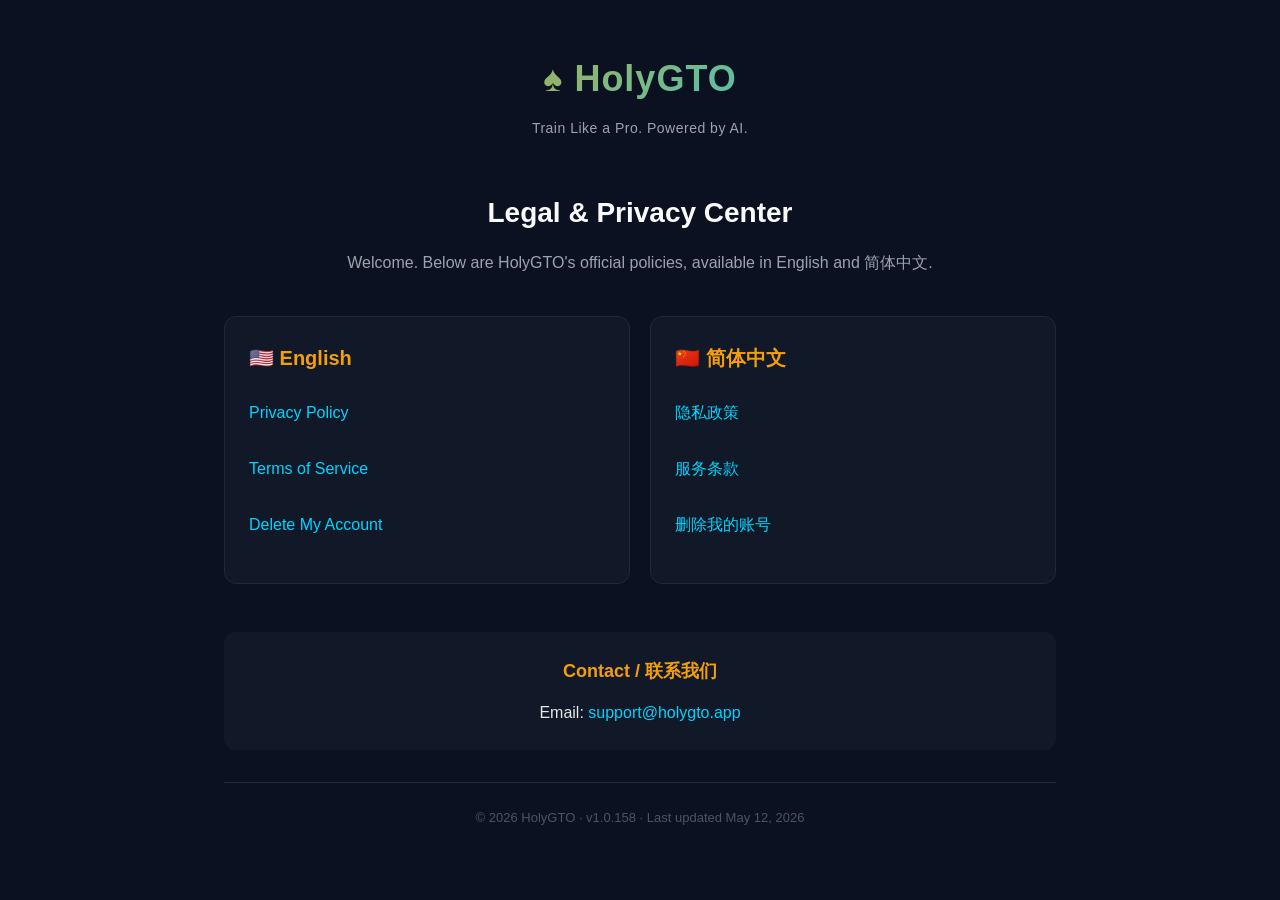
<file: index.html>
<!DOCTYPE html>
<html lang="en">
<head>
  <meta charset="UTF-8">
  <meta name="viewport" content="width=device-width, initial-scale=1.0">
  <title>HolyGTO — Legal & Privacy</title>
  <link rel="stylesheet" href="assets/style.css">
</head>
<body>
  <div class="container">
    <header>
      <div class="logo">♠ HolyGTO</div>
      <p class="tagline">Train Like a Pro. Powered by AI.</p>
    </header>

    <section class="intro">
      <h1>Legal & Privacy Center</h1>
      <p>Welcome. Below are HolyGTO's official policies, available in English and 简体中文.</p>
    </section>

    <section class="cards">
      <div class="card">
        <h2>🇺🇸 English</h2>
        <ul>
          <li><a href="en/privacy.html">Privacy Policy</a></li>
          <li><a href="en/terms.html">Terms of Service</a></li>
          <li><a href="en/delete-account.html">Delete My Account</a></li>
        </ul>
      </div>

      <div class="card">
        <h2>🇨🇳 简体中文</h2>
        <ul>
          <li><a href="zh/privacy.html">隐私政策</a></li>
          <li><a href="zh/terms.html">服务条款</a></li>
          <li><a href="zh/delete-account.html">删除我的账号</a></li>
        </ul>
      </div>
    </section>

    <section class="contact">
      <h3>Contact / 联系我们</h3>
      <p>Email: <a href="mailto:support@holygto.app">support@holygto.app</a></p>
    </section>

    <footer>
      <p>© 2026 HolyGTO · v1.0.158 · Last updated May 12, 2026</p>
    </footer>
  </div>
</body>
</html>
</file>
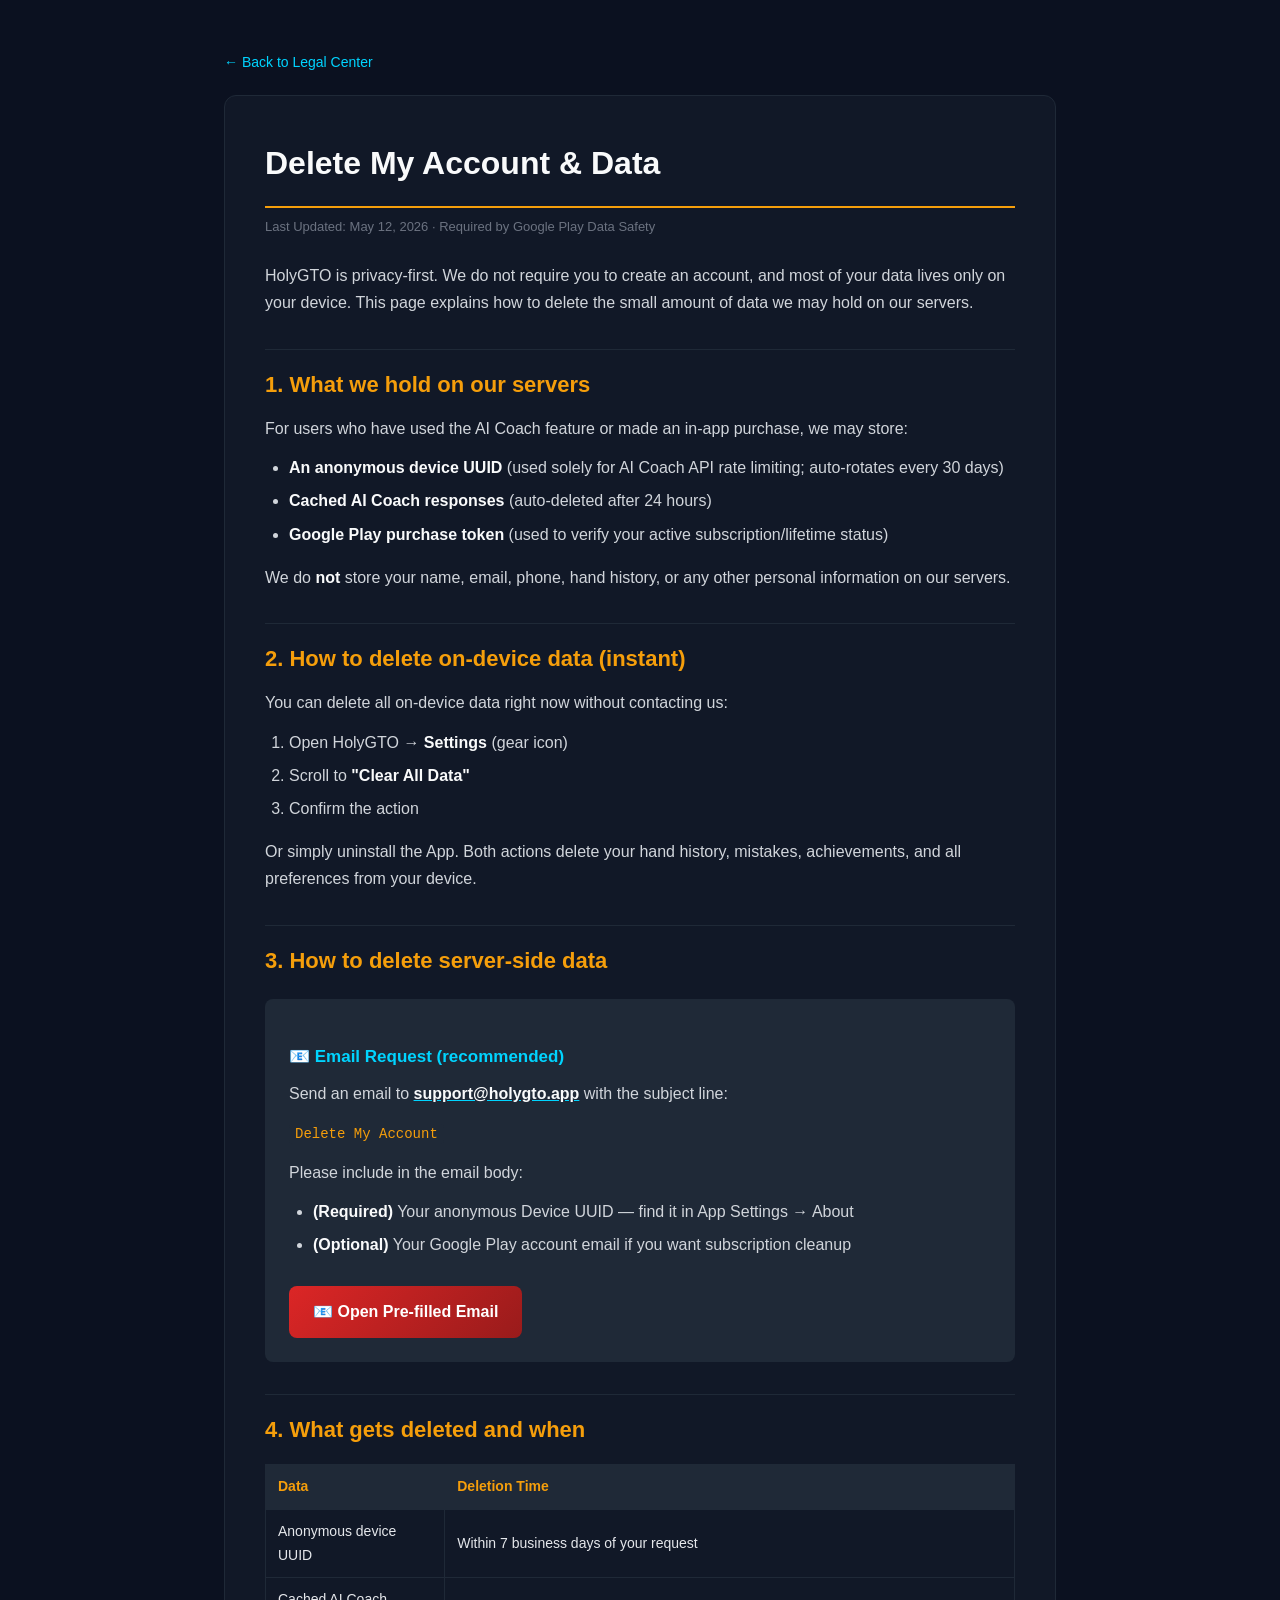
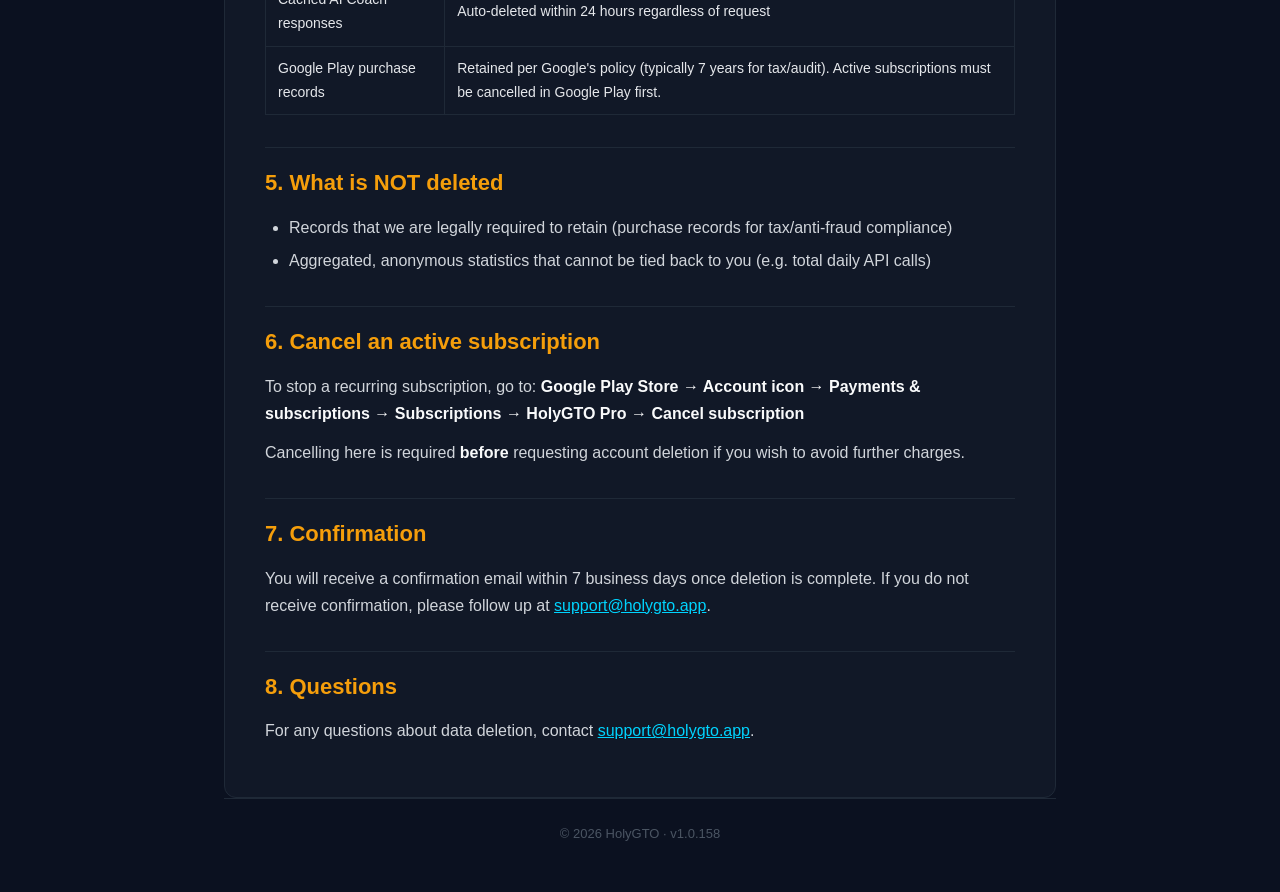
<file: en/delete-account.html>
<!DOCTYPE html>
<html lang="en">
<head>
  <meta charset="UTF-8">
  <meta name="viewport" content="width=device-width, initial-scale=1.0">
  <title>Delete My Account — HolyGTO</title>
  <link rel="stylesheet" href="../assets/style.css">
</head>
<body>
  <div class="container">
    <a href="../index.html" class="back">← Back to Legal Center</a>
    <article class="article">
      <h1>Delete My Account & Data</h1>
      <p class="meta">Last Updated: May 12, 2026 · Required by Google Play Data Safety</p>

      <p>HolyGTO is privacy-first. We do not require you to create an account, and most of your data lives only on your device. This page explains how to delete the small amount of data we may hold on our servers.</p>

      <h2>1. What we hold on our servers</h2>
      <p>For users who have used the AI Coach feature or made an in-app purchase, we may store:</p>
      <ul>
        <li><strong>An anonymous device UUID</strong> (used solely for AI Coach API rate limiting; auto-rotates every 30 days)</li>
        <li><strong>Cached AI Coach responses</strong> (auto-deleted after 24 hours)</li>
        <li><strong>Google Play purchase token</strong> (used to verify your active subscription/lifetime status)</li>
      </ul>
      <p>We do <strong>not</strong> store your name, email, phone, hand history, or any other personal information on our servers.</p>

      <h2>2. How to delete on-device data (instant)</h2>
      <p>You can delete all on-device data right now without contacting us:</p>
      <ol>
        <li>Open HolyGTO → <strong>Settings</strong> (gear icon)</li>
        <li>Scroll to <strong>"Clear All Data"</strong></li>
        <li>Confirm the action</li>
      </ol>
      <p>Or simply uninstall the App. Both actions delete your hand history, mistakes, achievements, and all preferences from your device.</p>

      <h2>3. How to delete server-side data</h2>

      <div class="delete-form">
        <h3>📧 Email Request (recommended)</h3>
        <p>Send an email to <a href="mailto:support@holygto.app?subject=Delete%20My%20Account&body=Please%20delete%20all%20data%20associated%20with%20my%20device.%0A%0AGoogle%20Play%20account%20email%20(optional%2C%20for%20purchase%20verification)%3A%20%0A%0AAnonymous%20Device%20UUID%20(found%20in%20Settings%20%E2%86%92%20About)%3A%20%0A%0AReason%20(optional)%3A%20"><strong>support@holygto.app</strong></a> with the subject line:</p>
        <p><code>Delete My Account</code></p>
        <p>Please include in the email body:</p>
        <ul>
          <li><strong>(Required)</strong> Your anonymous Device UUID — find it in App Settings → About</li>
          <li><strong>(Optional)</strong> Your Google Play account email if you want subscription cleanup</li>
        </ul>

        <a href="mailto:support@holygto.app?subject=Delete%20My%20Account&body=Please%20delete%20all%20data%20associated%20with%20my%20device.%0A%0AGoogle%20Play%20account%20email%20(optional%2C%20for%20purchase%20verification)%3A%20%0A%0AAnonymous%20Device%20UUID%20(found%20in%20Settings%20%E2%86%92%20About)%3A%20%0A%0AReason%20(optional)%3A%20" class="btn">📧 Open Pre-filled Email</a>
      </div>

      <h2>4. What gets deleted and when</h2>
      <table>
        <tr><th>Data</th><th>Deletion Time</th></tr>
        <tr><td>Anonymous device UUID</td><td>Within 7 business days of your request</td></tr>
        <tr><td>Cached AI Coach responses</td><td>Auto-deleted within 24 hours regardless of request</td></tr>
        <tr><td>Google Play purchase records</td><td>Retained per Google's policy (typically 7 years for tax/audit). Active subscriptions must be cancelled in Google Play first.</td></tr>
      </table>

      <h2>5. What is NOT deleted</h2>
      <ul>
        <li>Records that we are legally required to retain (purchase records for tax/anti-fraud compliance)</li>
        <li>Aggregated, anonymous statistics that cannot be tied back to you (e.g. total daily API calls)</li>
      </ul>

      <h2>6. Cancel an active subscription</h2>
      <p>To stop a recurring subscription, go to: <strong>Google Play Store → Account icon → Payments & subscriptions → Subscriptions → HolyGTO Pro → Cancel subscription</strong></p>
      <p>Cancelling here is required <strong>before</strong> requesting account deletion if you wish to avoid further charges.</p>

      <h2>7. Confirmation</h2>
      <p>You will receive a confirmation email within 7 business days once deletion is complete. If you do not receive confirmation, please follow up at <a href="mailto:support@holygto.app">support@holygto.app</a>.</p>

      <h2>8. Questions</h2>
      <p>For any questions about data deletion, contact <a href="mailto:support@holygto.app">support@holygto.app</a>.</p>
    </article>
    <footer>
      <p>© 2026 HolyGTO · v1.0.158</p>
    </footer>
  </div>
</body>
</html>
</file>
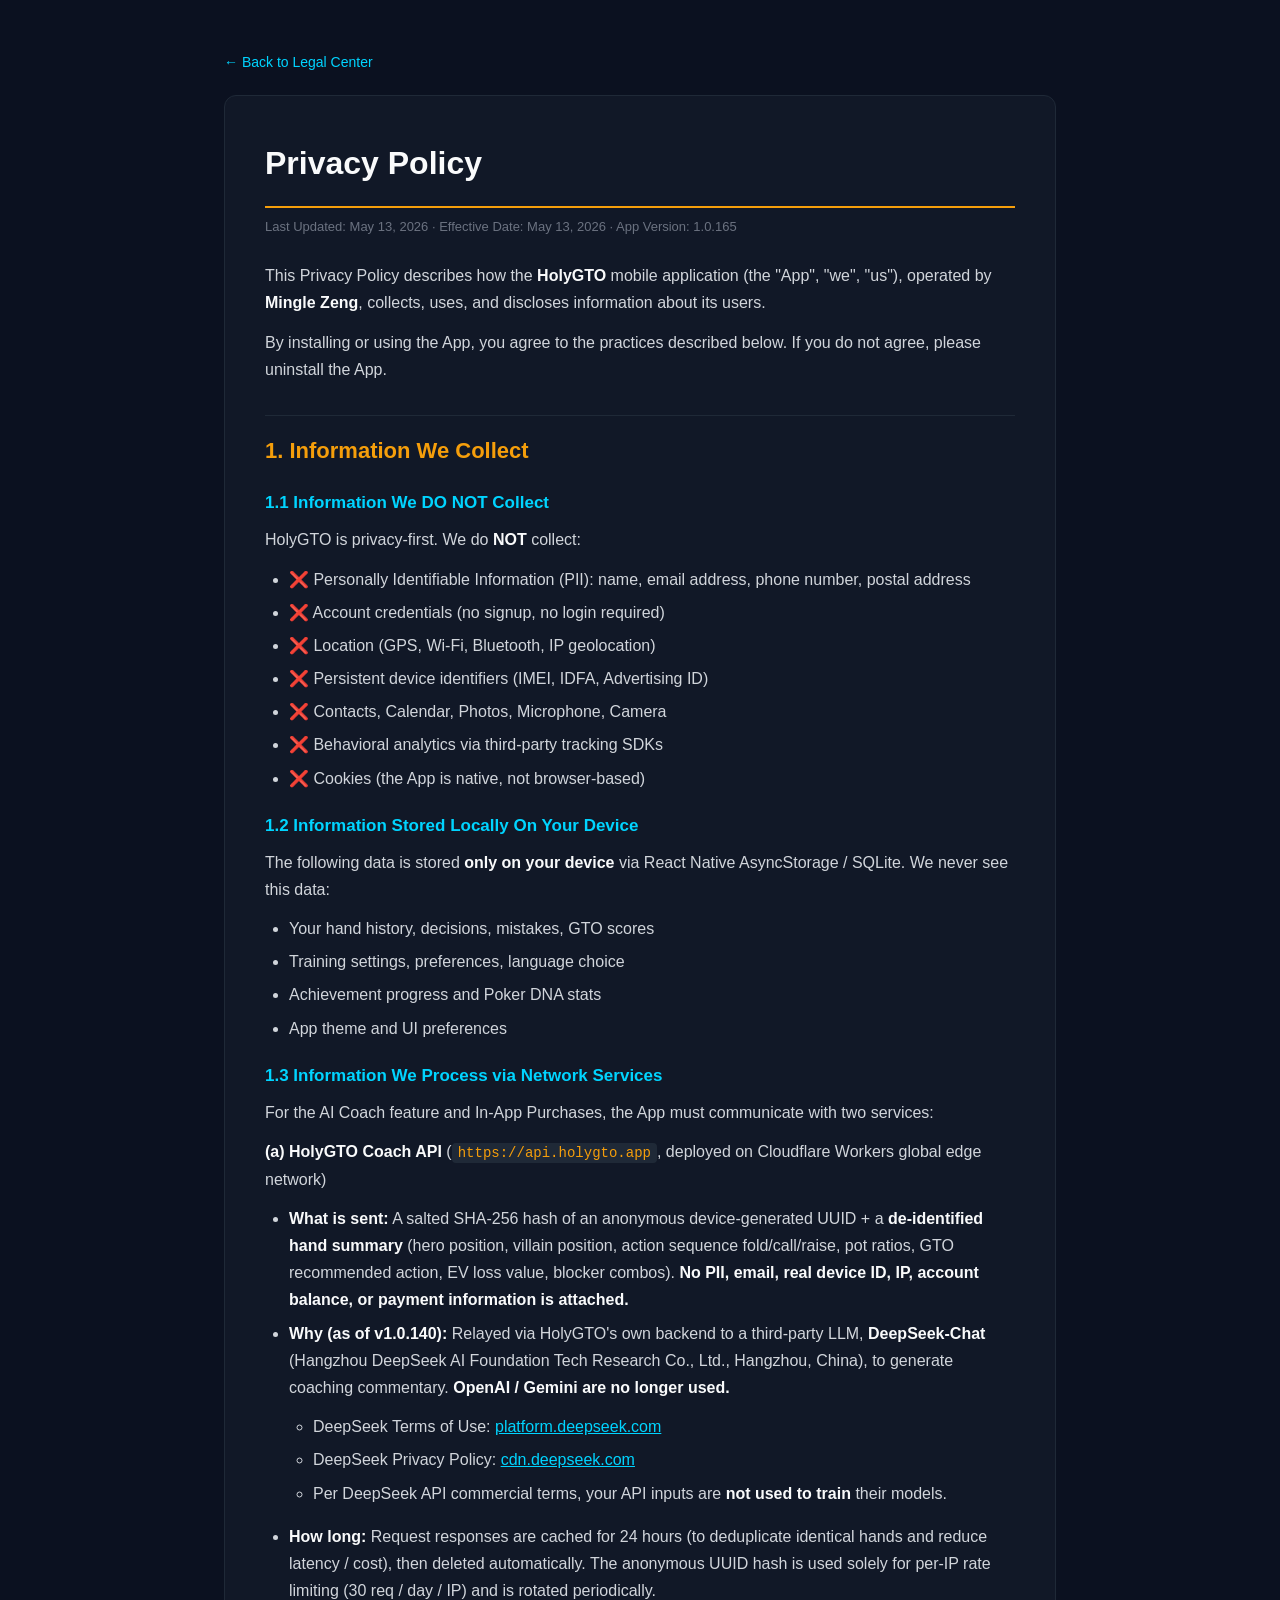
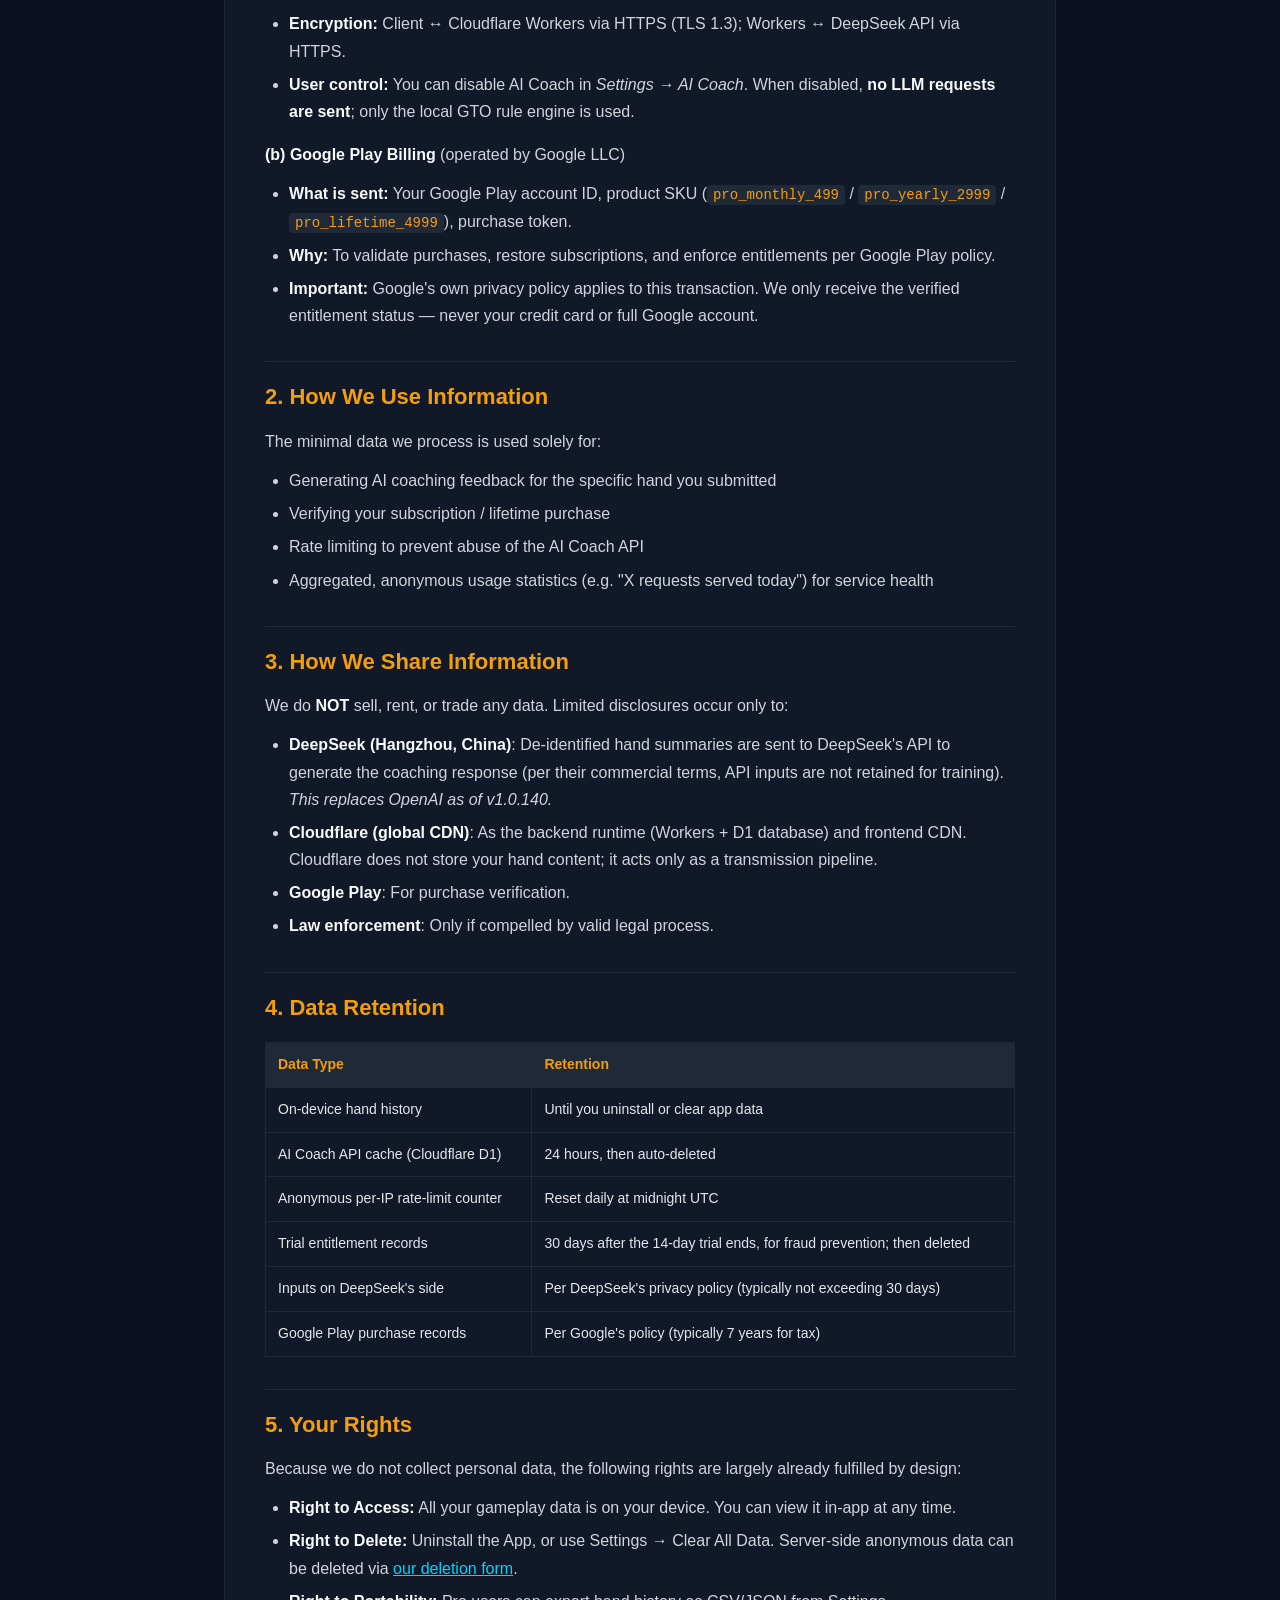
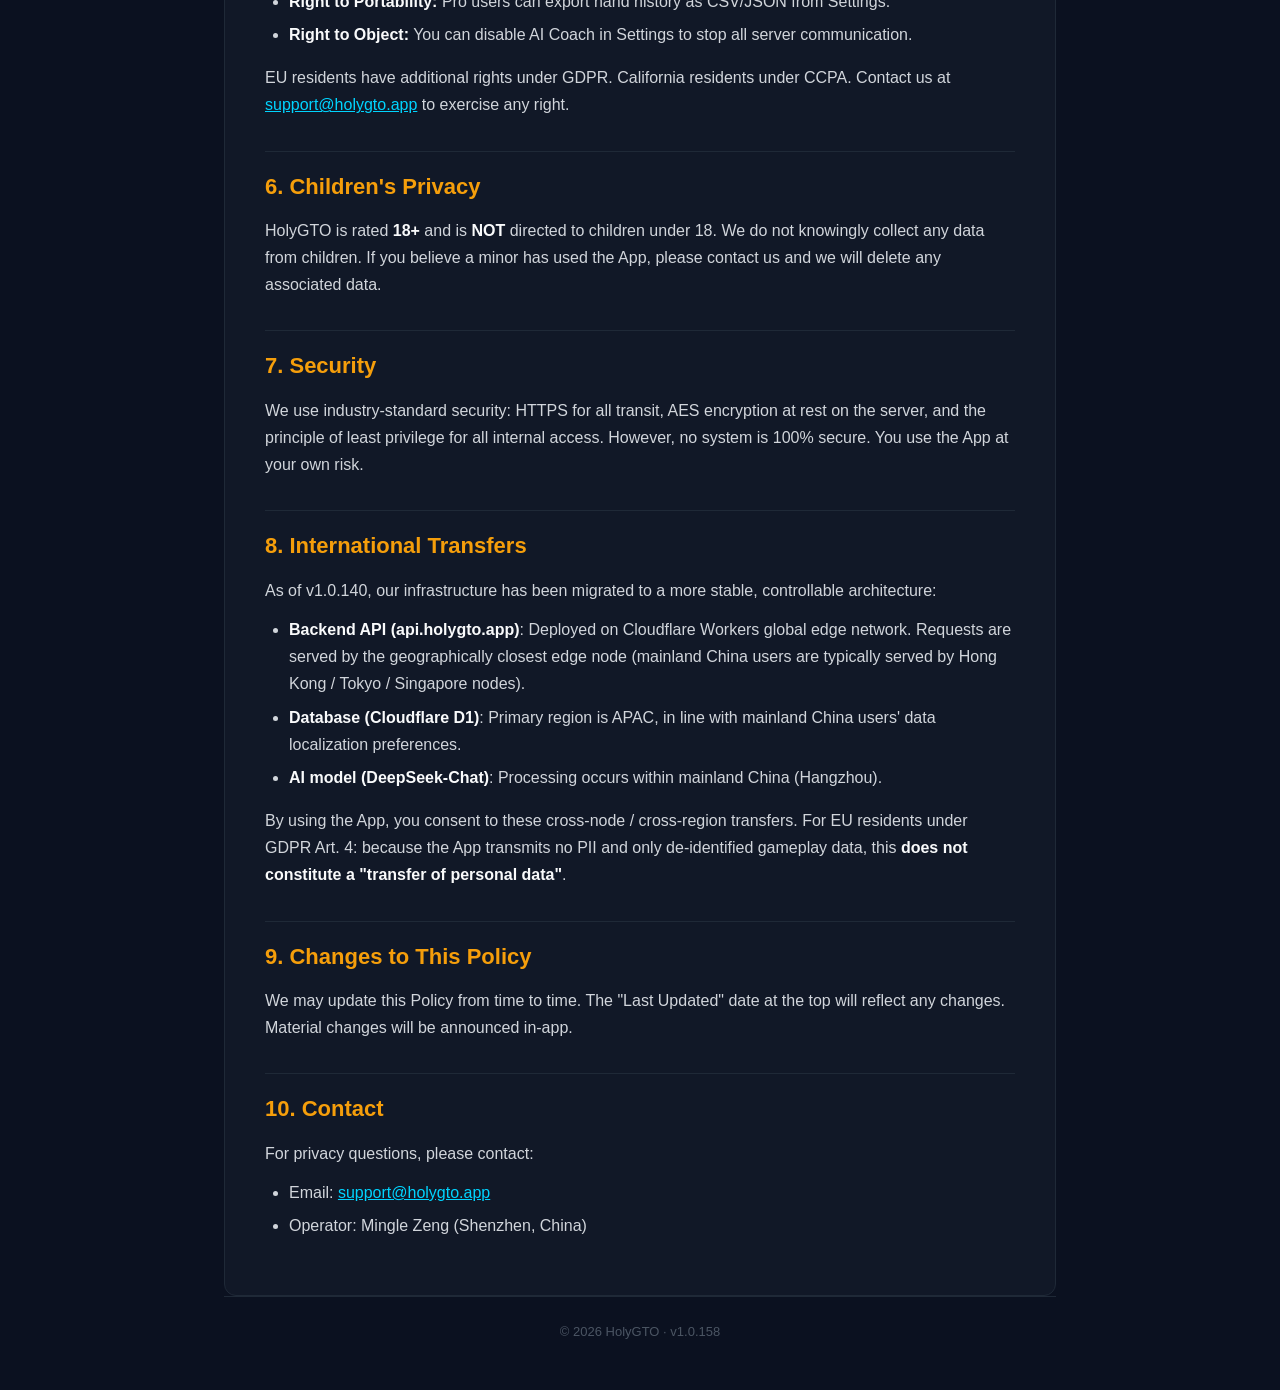
<file: en/privacy.html>
<!DOCTYPE html>
<html lang="en">
<head>
  <meta charset="UTF-8">
  <meta name="viewport" content="width=device-width, initial-scale=1.0">
  <title>Privacy Policy — HolyGTO</title>
  <link rel="stylesheet" href="../assets/style.css">
</head>
<body>
  <div class="container">
    <a href="../index.html" class="back">← Back to Legal Center</a>
    <article class="article">
      <h1>Privacy Policy</h1>
      <p class="meta">Last Updated: May 13, 2026 · Effective Date: May 13, 2026 · App Version: 1.0.165</p>

      <p>This Privacy Policy describes how the <strong>HolyGTO</strong> mobile application (the "App", "we", "us"), operated by <strong>Mingle Zeng</strong>, collects, uses, and discloses information about its users.</p>
      <p>By installing or using the App, you agree to the practices described below. If you do not agree, please uninstall the App.</p>

      <h2>1. Information We Collect</h2>

      <h3>1.1 Information We DO NOT Collect</h3>
      <p>HolyGTO is privacy-first. We do <strong>NOT</strong> collect:</p>
      <ul>
        <li>❌ Personally Identifiable Information (PII): name, email address, phone number, postal address</li>
        <li>❌ Account credentials (no signup, no login required)</li>
        <li>❌ Location (GPS, Wi-Fi, Bluetooth, IP geolocation)</li>
        <li>❌ Persistent device identifiers (IMEI, IDFA, Advertising ID)</li>
        <li>❌ Contacts, Calendar, Photos, Microphone, Camera</li>
        <li>❌ Behavioral analytics via third-party tracking SDKs</li>
        <li>❌ Cookies (the App is native, not browser-based)</li>
      </ul>

      <h3>1.2 Information Stored Locally On Your Device</h3>
      <p>The following data is stored <strong>only on your device</strong> via React Native AsyncStorage / SQLite. We never see this data:</p>
      <ul>
        <li>Your hand history, decisions, mistakes, GTO scores</li>
        <li>Training settings, preferences, language choice</li>
        <li>Achievement progress and Poker DNA stats</li>
        <li>App theme and UI preferences</li>
      </ul>

      <h3>1.3 Information We Process via Network Services</h3>
      <p>For the AI Coach feature and In-App Purchases, the App must communicate with two services:</p>

      <p><strong>(a) HolyGTO Coach API</strong> (<code>https://api.holygto.app</code>, deployed on Cloudflare Workers global edge network)</p>
      <ul>
        <li><strong>What is sent:</strong> A salted SHA-256 hash of an anonymous device-generated UUID + a <strong>de-identified hand summary</strong> (hero position, villain position, action sequence fold/call/raise, pot ratios, GTO recommended action, EV loss value, blocker combos). <strong>No PII, email, real device ID, IP, account balance, or payment information is attached.</strong></li>
        <li><strong>Why (as of v1.0.140):</strong> Relayed via HolyGTO's own backend to a third-party LLM, <strong>DeepSeek-Chat</strong> (Hangzhou DeepSeek AI Foundation Tech Research Co., Ltd., Hangzhou, China), to generate coaching commentary. <strong>OpenAI / Gemini are no longer used.</strong>
          <ul>
            <li>DeepSeek Terms of Use: <a href="https://platform.deepseek.com/downloads/DeepSeek+Terms+of+Use.html" target="_blank" rel="noopener">platform.deepseek.com</a></li>
            <li>DeepSeek Privacy Policy: <a href="https://cdn.deepseek.com/policies/en-US/deepseek-privacy-policy.html" target="_blank" rel="noopener">cdn.deepseek.com</a></li>
            <li>Per DeepSeek API commercial terms, your API inputs are <strong>not used to train</strong> their models.</li>
          </ul>
        </li>
        <li><strong>How long:</strong> Request responses are cached for 24 hours (to deduplicate identical hands and reduce latency / cost), then deleted automatically. The anonymous UUID hash is used solely for per-IP rate limiting (30 req / day / IP) and is rotated periodically.</li>
        <li><strong>Encryption:</strong> Client ↔ Cloudflare Workers via HTTPS (TLS 1.3); Workers ↔ DeepSeek API via HTTPS.</li>
        <li><strong>User control:</strong> You can disable AI Coach in <em>Settings → AI Coach</em>. When disabled, <strong>no LLM requests are sent</strong>; only the local GTO rule engine is used.</li>
      </ul>

      <p><strong>(b) Google Play Billing</strong> (operated by Google LLC)</p>
      <ul>
        <li><strong>What is sent:</strong> Your Google Play account ID, product SKU (<code>pro_monthly_499</code> / <code>pro_yearly_2999</code> / <code>pro_lifetime_4999</code>), purchase token.</li>
        <li><strong>Why:</strong> To validate purchases, restore subscriptions, and enforce entitlements per Google Play policy.</li>
        <li><strong>Important:</strong> Google's own privacy policy applies to this transaction. We only receive the verified entitlement status — never your credit card or full Google account.</li>
      </ul>

      <h2>2. How We Use Information</h2>
      <p>The minimal data we process is used solely for:</p>
      <ul>
        <li>Generating AI coaching feedback for the specific hand you submitted</li>
        <li>Verifying your subscription / lifetime purchase</li>
        <li>Rate limiting to prevent abuse of the AI Coach API</li>
        <li>Aggregated, anonymous usage statistics (e.g. "X requests served today") for service health</li>
      </ul>

      <h2>3. How We Share Information</h2>
      <p>We do <strong>NOT</strong> sell, rent, or trade any data. Limited disclosures occur only to:</p>
      <ul>
        <li><strong>DeepSeek (Hangzhou, China)</strong>: De-identified hand summaries are sent to DeepSeek's API to generate the coaching response (per their commercial terms, API inputs are not retained for training). <em>This replaces OpenAI as of v1.0.140.</em></li>
        <li><strong>Cloudflare (global CDN)</strong>: As the backend runtime (Workers + D1 database) and frontend CDN. Cloudflare does not store your hand content; it acts only as a transmission pipeline.</li>
        <li><strong>Google Play</strong>: For purchase verification.</li>
        <li><strong>Law enforcement</strong>: Only if compelled by valid legal process.</li>
      </ul>

      <h2>4. Data Retention</h2>
      <table>
        <tr><th>Data Type</th><th>Retention</th></tr>
        <tr><td>On-device hand history</td><td>Until you uninstall or clear app data</td></tr>
        <tr><td>AI Coach API cache (Cloudflare D1)</td><td>24 hours, then auto-deleted</td></tr>
        <tr><td>Anonymous per-IP rate-limit counter</td><td>Reset daily at midnight UTC</td></tr>
        <tr><td>Trial entitlement records</td><td>30 days after the 14-day trial ends, for fraud prevention; then deleted</td></tr>
        <tr><td>Inputs on DeepSeek's side</td><td>Per DeepSeek's privacy policy (typically not exceeding 30 days)</td></tr>
        <tr><td>Google Play purchase records</td><td>Per Google's policy (typically 7 years for tax)</td></tr>
      </table>

      <h2>5. Your Rights</h2>
      <p>Because we do not collect personal data, the following rights are largely already fulfilled by design:</p>
      <ul>
        <li><strong>Right to Access:</strong> All your gameplay data is on your device. You can view it in-app at any time.</li>
        <li><strong>Right to Delete:</strong> Uninstall the App, or use Settings → Clear All Data. Server-side anonymous data can be deleted via <a href="delete-account.html">our deletion form</a>.</li>
        <li><strong>Right to Portability:</strong> Pro users can export hand history as CSV/JSON from Settings.</li>
        <li><strong>Right to Object:</strong> You can disable AI Coach in Settings to stop all server communication.</li>
      </ul>
      <p>EU residents have additional rights under GDPR. California residents under CCPA. Contact us at <a href="mailto:support@holygto.app">support@holygto.app</a> to exercise any right.</p>

      <h2>6. Children's Privacy</h2>
      <p>HolyGTO is rated <strong>18+</strong> and is <strong>NOT</strong> directed to children under 18. We do not knowingly collect any data from children. If you believe a minor has used the App, please contact us and we will delete any associated data.</p>

      <h2>7. Security</h2>
      <p>We use industry-standard security: HTTPS for all transit, AES encryption at rest on the server, and the principle of least privilege for all internal access. However, no system is 100% secure. You use the App at your own risk.</p>

      <h2>8. International Transfers</h2>
      <p>As of v1.0.140, our infrastructure has been migrated to a more stable, controllable architecture:</p>
      <ul>
        <li><strong>Backend API (api.holygto.app)</strong>: Deployed on Cloudflare Workers global edge network. Requests are served by the geographically closest edge node (mainland China users are typically served by Hong Kong / Tokyo / Singapore nodes).</li>
        <li><strong>Database (Cloudflare D1)</strong>: Primary region is APAC, in line with mainland China users' data localization preferences.</li>
        <li><strong>AI model (DeepSeek-Chat)</strong>: Processing occurs within mainland China (Hangzhou).</li>
      </ul>
      <p>By using the App, you consent to these cross-node / cross-region transfers. For EU residents under GDPR Art. 4: because the App transmits no PII and only de-identified gameplay data, this <strong>does not constitute a "transfer of personal data"</strong>.</p>

      <h2>9. Changes to This Policy</h2>
      <p>We may update this Policy from time to time. The "Last Updated" date at the top will reflect any changes. Material changes will be announced in-app.</p>

      <h2>10. Contact</h2>
      <p>For privacy questions, please contact:</p>
      <ul>
        <li>Email: <a href="mailto:support@holygto.app">support@holygto.app</a></li>
        <li>Operator: Mingle Zeng (Shenzhen, China)</li>
      </ul>
    </article>
    <footer>
      <p>© 2026 HolyGTO · v1.0.158</p>
    </footer>
  </div>
</body>
</html>
</file>
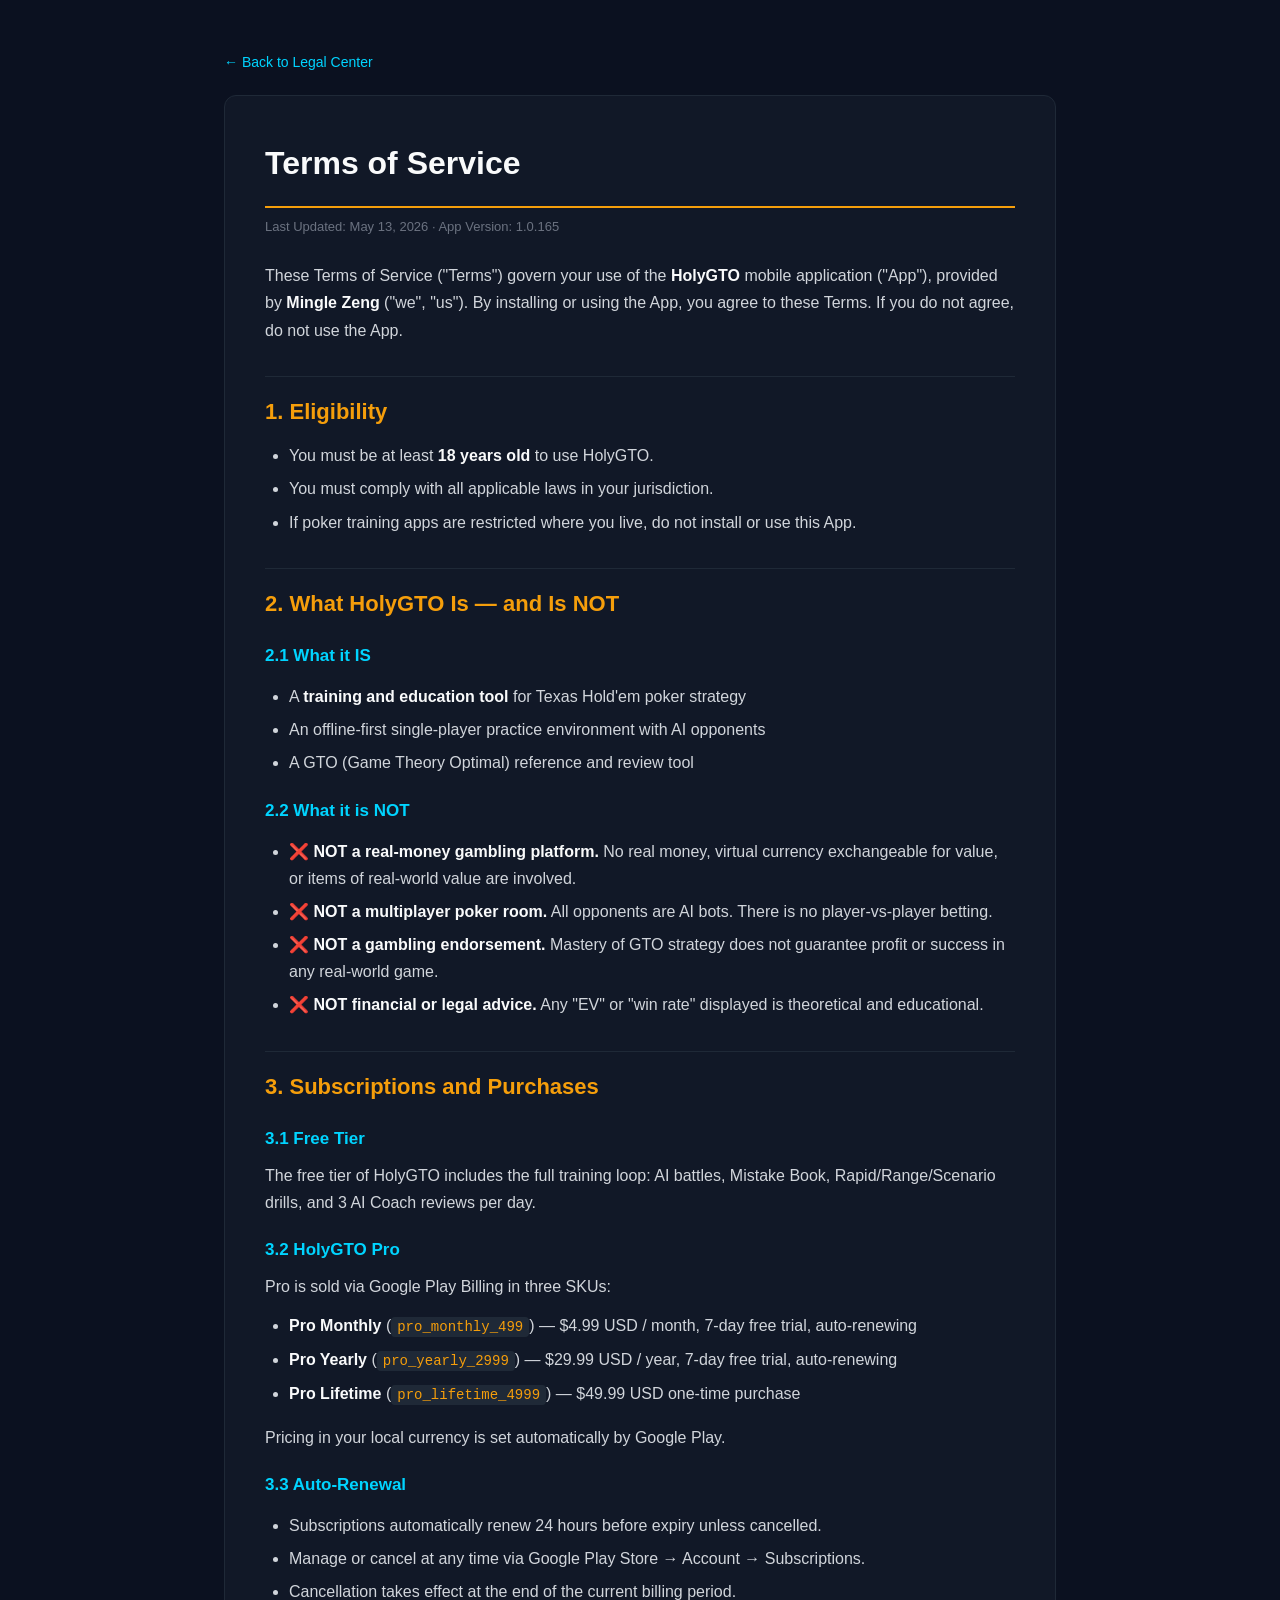
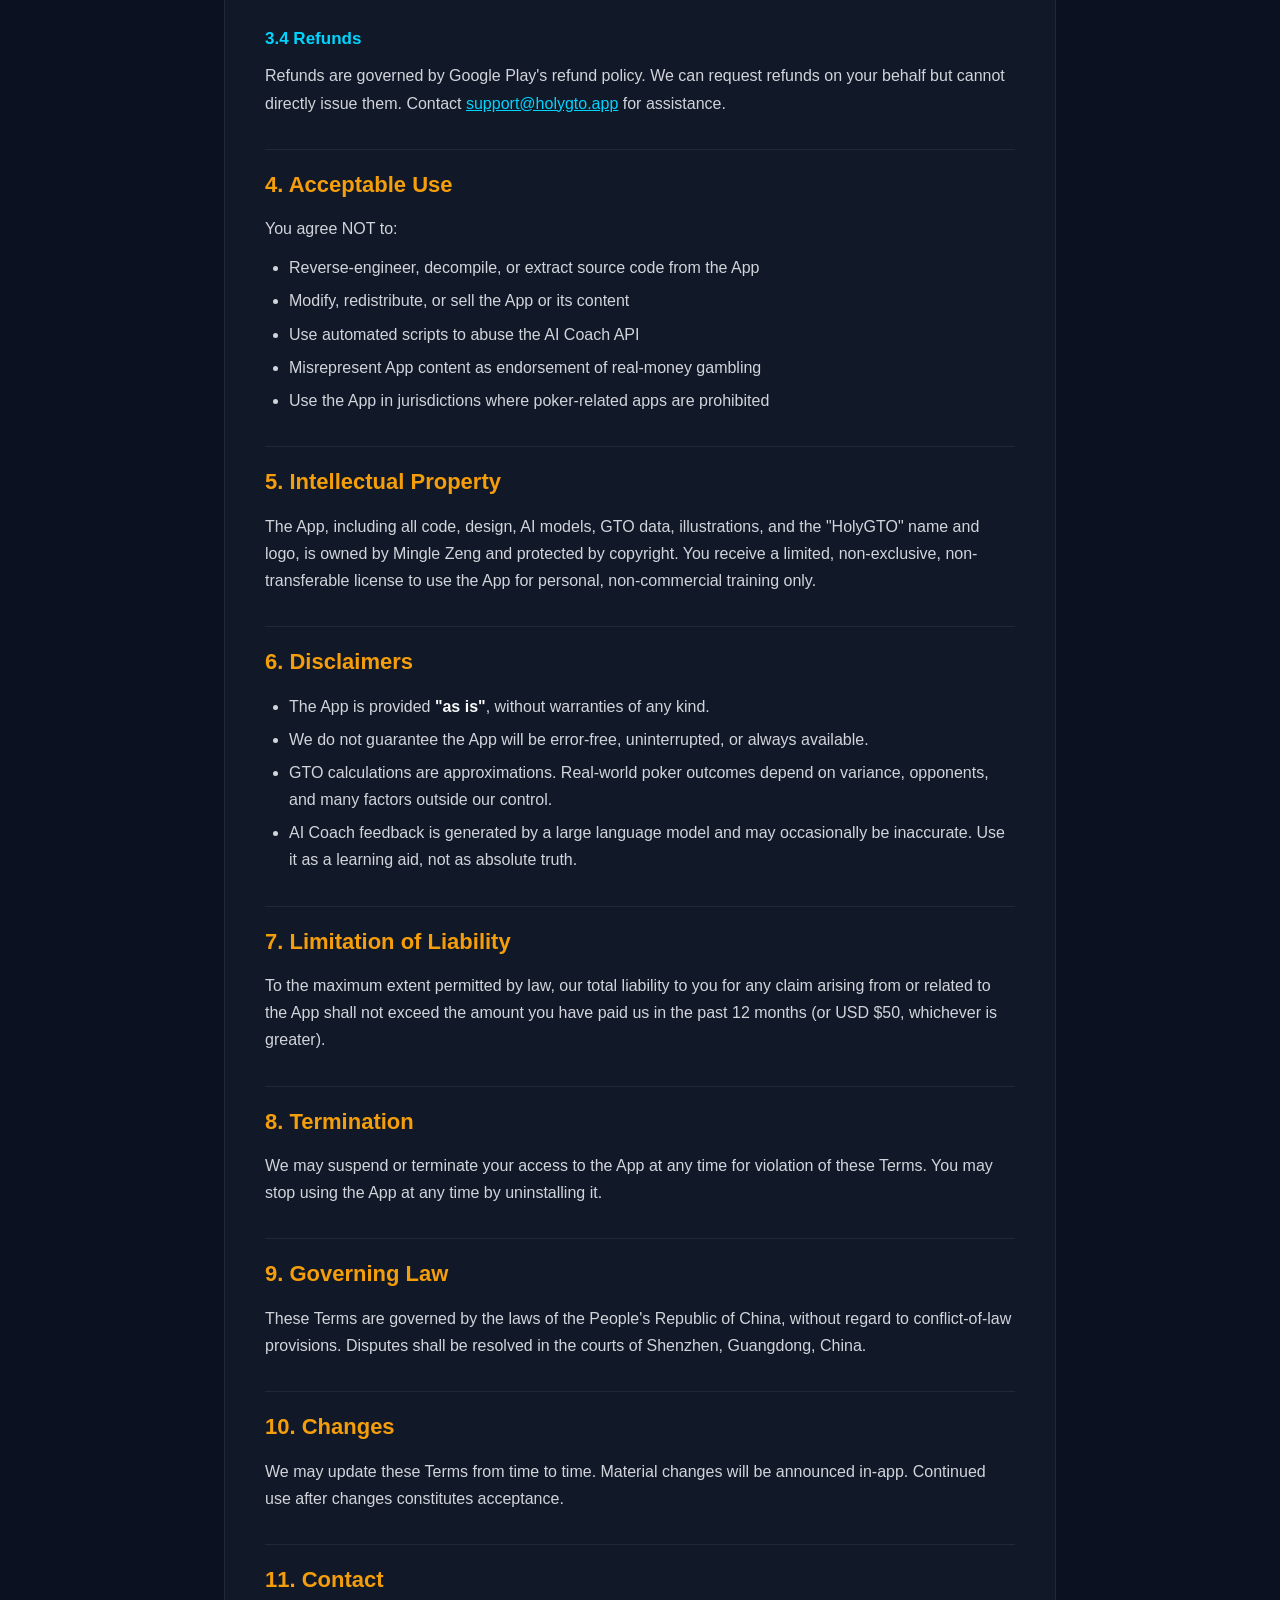
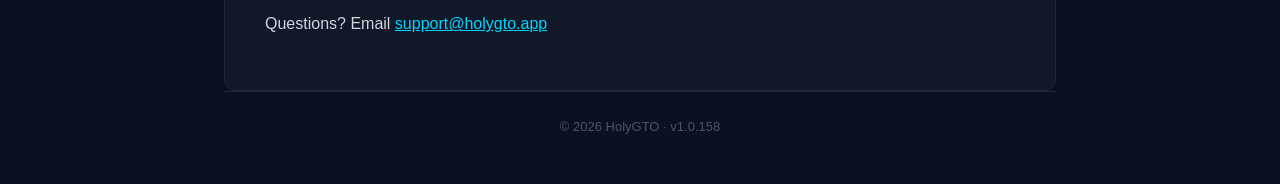
<file: en/terms.html>
<!DOCTYPE html>
<html lang="en">
<head>
  <meta charset="UTF-8">
  <meta name="viewport" content="width=device-width, initial-scale=1.0">
  <title>Terms of Service — HolyGTO</title>
  <link rel="stylesheet" href="../assets/style.css">
</head>
<body>
  <div class="container">
    <a href="../index.html" class="back">← Back to Legal Center</a>
    <article class="article">
      <h1>Terms of Service</h1>
      <p class="meta">Last Updated: May 13, 2026 · App Version: 1.0.165</p>

      <p>These Terms of Service ("Terms") govern your use of the <strong>HolyGTO</strong> mobile application ("App"), provided by <strong>Mingle Zeng</strong> ("we", "us"). By installing or using the App, you agree to these Terms. If you do not agree, do not use the App.</p>

      <h2>1. Eligibility</h2>
      <ul>
        <li>You must be at least <strong>18 years old</strong> to use HolyGTO.</li>
        <li>You must comply with all applicable laws in your jurisdiction.</li>
        <li>If poker training apps are restricted where you live, do not install or use this App.</li>
      </ul>

      <h2>2. What HolyGTO Is — and Is NOT</h2>

      <h3>2.1 What it IS</h3>
      <ul>
        <li>A <strong>training and education tool</strong> for Texas Hold'em poker strategy</li>
        <li>An offline-first single-player practice environment with AI opponents</li>
        <li>A GTO (Game Theory Optimal) reference and review tool</li>
      </ul>

      <h3>2.2 What it is NOT</h3>
      <ul>
        <li>❌ <strong>NOT a real-money gambling platform.</strong> No real money, virtual currency exchangeable for value, or items of real-world value are involved.</li>
        <li>❌ <strong>NOT a multiplayer poker room.</strong> All opponents are AI bots. There is no player-vs-player betting.</li>
        <li>❌ <strong>NOT a gambling endorsement.</strong> Mastery of GTO strategy does not guarantee profit or success in any real-world game.</li>
        <li>❌ <strong>NOT financial or legal advice.</strong> Any "EV" or "win rate" displayed is theoretical and educational.</li>
      </ul>

      <h2>3. Subscriptions and Purchases</h2>

      <h3>3.1 Free Tier</h3>
      <p>The free tier of HolyGTO includes the full training loop: AI battles, Mistake Book, Rapid/Range/Scenario drills, and 3 AI Coach reviews per day.</p>

      <h3>3.2 HolyGTO Pro</h3>
      <p>Pro is sold via Google Play Billing in three SKUs:</p>
      <ul>
        <li><strong>Pro Monthly</strong> (<code>pro_monthly_499</code>) — $4.99 USD / month, 7-day free trial, auto-renewing</li>
        <li><strong>Pro Yearly</strong> (<code>pro_yearly_2999</code>) — $29.99 USD / year, 7-day free trial, auto-renewing</li>
        <li><strong>Pro Lifetime</strong> (<code>pro_lifetime_4999</code>) — $49.99 USD one-time purchase</li>
      </ul>
      <p>Pricing in your local currency is set automatically by Google Play.</p>

      <h3>3.3 Auto-Renewal</h3>
      <ul>
        <li>Subscriptions automatically renew 24 hours before expiry unless cancelled.</li>
        <li>Manage or cancel at any time via Google Play Store → Account → Subscriptions.</li>
        <li>Cancellation takes effect at the end of the current billing period.</li>
      </ul>

      <h3>3.4 Refunds</h3>
      <p>Refunds are governed by Google Play's refund policy. We can request refunds on your behalf but cannot directly issue them. Contact <a href="mailto:support@holygto.app">support@holygto.app</a> for assistance.</p>

      <h2>4. Acceptable Use</h2>
      <p>You agree NOT to:</p>
      <ul>
        <li>Reverse-engineer, decompile, or extract source code from the App</li>
        <li>Modify, redistribute, or sell the App or its content</li>
        <li>Use automated scripts to abuse the AI Coach API</li>
        <li>Misrepresent App content as endorsement of real-money gambling</li>
        <li>Use the App in jurisdictions where poker-related apps are prohibited</li>
      </ul>

      <h2>5. Intellectual Property</h2>
      <p>The App, including all code, design, AI models, GTO data, illustrations, and the "HolyGTO" name and logo, is owned by Mingle Zeng and protected by copyright. You receive a limited, non-exclusive, non-transferable license to use the App for personal, non-commercial training only.</p>

      <h2>6. Disclaimers</h2>
      <ul>
        <li>The App is provided <strong>"as is"</strong>, without warranties of any kind.</li>
        <li>We do not guarantee the App will be error-free, uninterrupted, or always available.</li>
        <li>GTO calculations are approximations. Real-world poker outcomes depend on variance, opponents, and many factors outside our control.</li>
        <li>AI Coach feedback is generated by a large language model and may occasionally be inaccurate. Use it as a learning aid, not as absolute truth.</li>
      </ul>

      <h2>7. Limitation of Liability</h2>
      <p>To the maximum extent permitted by law, our total liability to you for any claim arising from or related to the App shall not exceed the amount you have paid us in the past 12 months (or USD $50, whichever is greater).</p>

      <h2>8. Termination</h2>
      <p>We may suspend or terminate your access to the App at any time for violation of these Terms. You may stop using the App at any time by uninstalling it.</p>

      <h2>9. Governing Law</h2>
      <p>These Terms are governed by the laws of the People's Republic of China, without regard to conflict-of-law provisions. Disputes shall be resolved in the courts of Shenzhen, Guangdong, China.</p>

      <h2>10. Changes</h2>
      <p>We may update these Terms from time to time. Material changes will be announced in-app. Continued use after changes constitutes acceptance.</p>

      <h2>11. Contact</h2>
      <p>Questions? Email <a href="mailto:support@holygto.app">support@holygto.app</a></p>
    </article>
    <footer>
      <p>© 2026 HolyGTO · v1.0.158</p>
    </footer>
  </div>
</body>
</html>
</file>
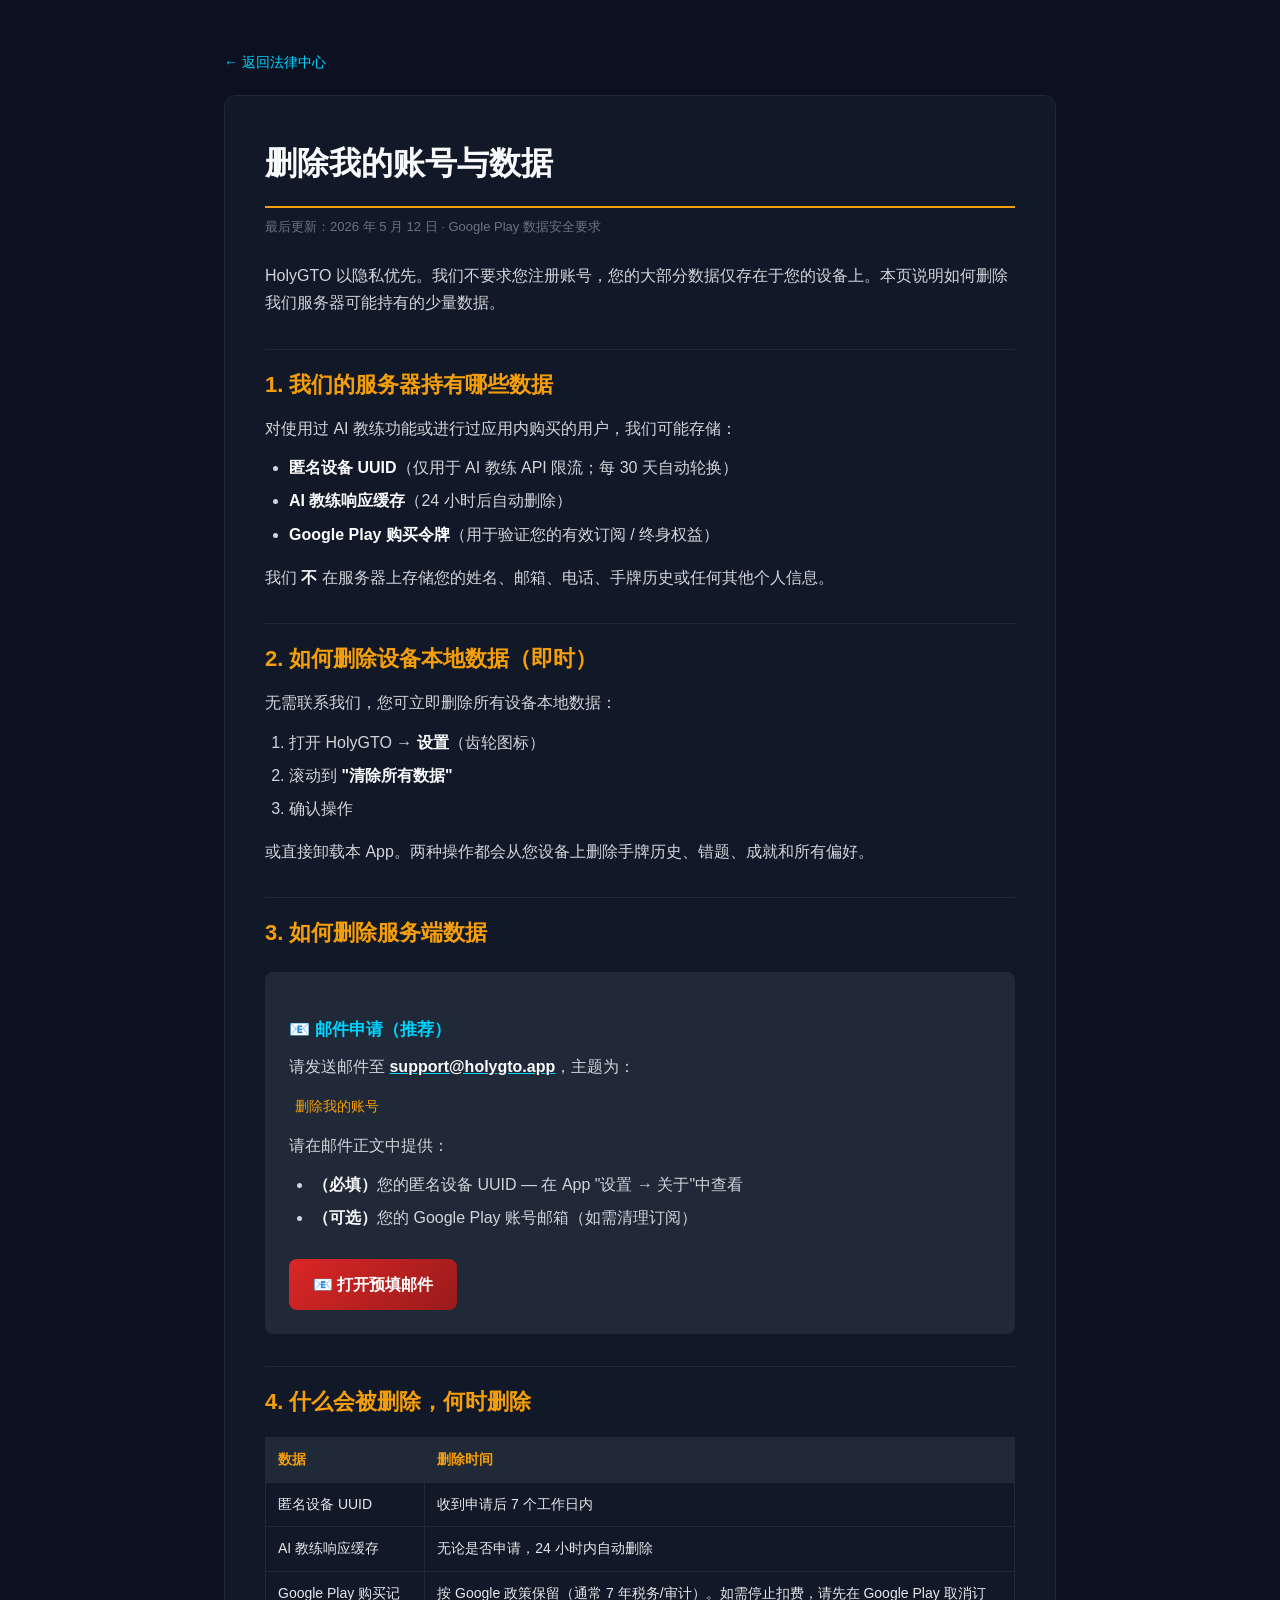
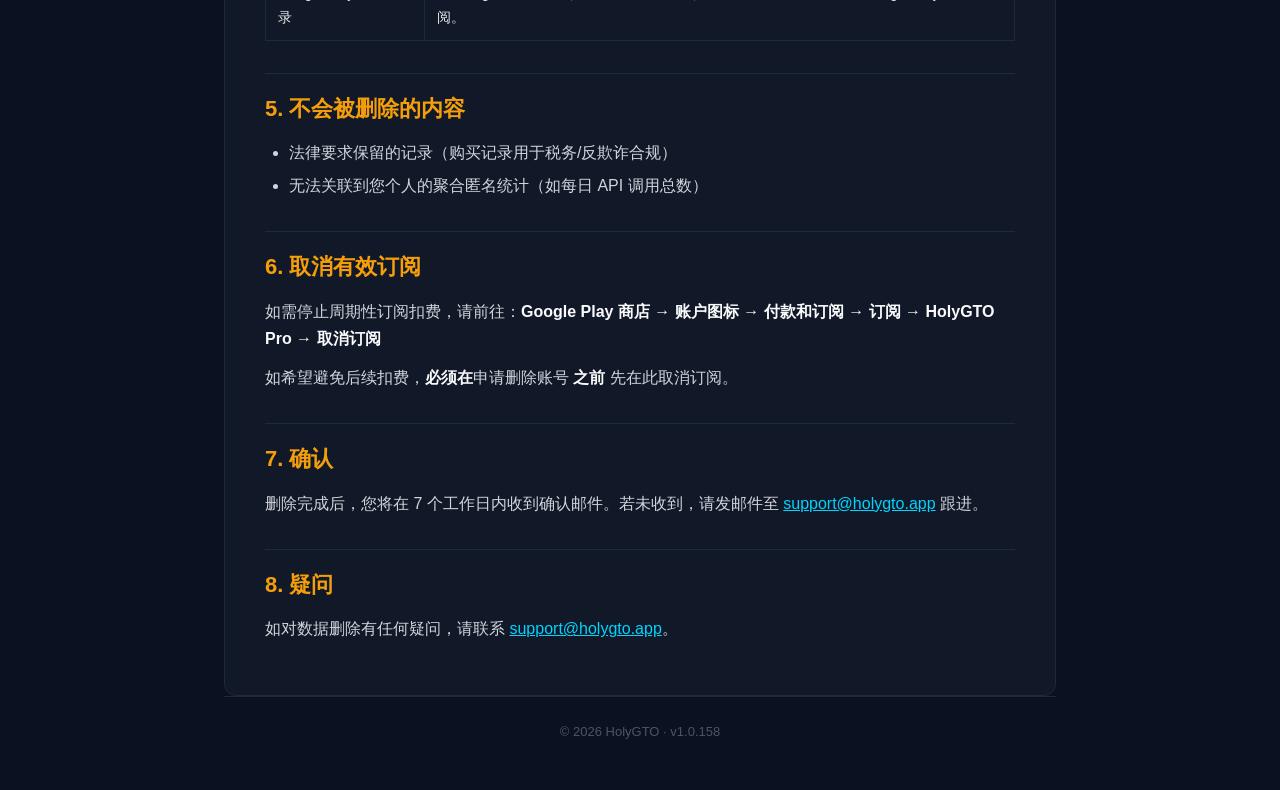
<file: zh/delete-account.html>
<!DOCTYPE html>
<html lang="zh-CN">
<head>
  <meta charset="UTF-8">
  <meta name="viewport" content="width=device-width, initial-scale=1.0">
  <title>删除我的账号 — HolyGTO</title>
  <link rel="stylesheet" href="../assets/style.css">
</head>
<body>
  <div class="container">
    <a href="../index.html" class="back">← 返回法律中心</a>
    <article class="article">
      <h1>删除我的账号与数据</h1>
      <p class="meta">最后更新：2026 年 5 月 12 日 · Google Play 数据安全要求</p>

      <p>HolyGTO 以隐私优先。我们不要求您注册账号，您的大部分数据仅存在于您的设备上。本页说明如何删除我们服务器可能持有的少量数据。</p>

      <h2>1. 我们的服务器持有哪些数据</h2>
      <p>对使用过 AI 教练功能或进行过应用内购买的用户，我们可能存储：</p>
      <ul>
        <li><strong>匿名设备 UUID</strong>（仅用于 AI 教练 API 限流；每 30 天自动轮换）</li>
        <li><strong>AI 教练响应缓存</strong>（24 小时后自动删除）</li>
        <li><strong>Google Play 购买令牌</strong>（用于验证您的有效订阅 / 终身权益）</li>
      </ul>
      <p>我们 <strong>不</strong> 在服务器上存储您的姓名、邮箱、电话、手牌历史或任何其他个人信息。</p>

      <h2>2. 如何删除设备本地数据（即时）</h2>
      <p>无需联系我们，您可立即删除所有设备本地数据：</p>
      <ol>
        <li>打开 HolyGTO → <strong>设置</strong>（齿轮图标）</li>
        <li>滚动到 <strong>"清除所有数据"</strong></li>
        <li>确认操作</li>
      </ol>
      <p>或直接卸载本 App。两种操作都会从您设备上删除手牌历史、错题、成就和所有偏好。</p>

      <h2>3. 如何删除服务端数据</h2>

      <div class="delete-form">
        <h3>📧 邮件申请（推荐）</h3>
        <p>请发送邮件至 <a href="mailto:support@holygto.app?subject=%E5%88%A0%E9%99%A4%E6%88%91%E7%9A%84%E8%B4%A6%E5%8F%B7&body=%E8%AF%B7%E5%88%A0%E9%99%A4%E6%88%91%E8%AE%BE%E5%A4%87%E7%9A%84%E6%89%80%E6%9C%89%E5%85%B3%E8%81%94%E6%95%B0%E6%8D%AE%E3%80%82%0A%0AGoogle%20Play%20%E8%B4%A6%E5%8F%B7%E9%82%AE%E7%AE%B1%EF%BC%88%E5%8F%AF%E9%80%89%EF%BC%8C%E7%94%A8%E4%BA%8E%E8%B4%AD%E4%B9%B0%E9%AA%8C%E8%AF%81%EF%BC%89%EF%BC%9A%20%0A%0A%E5%8C%BF%E5%90%8D%E8%AE%BE%E5%A4%87%20UUID%EF%BC%88%E5%9C%A8%E2%80%9C%E8%AE%BE%E7%BD%AE%20%E2%86%92%20%E5%85%B3%E4%BA%8E%E2%80%9D%E4%B8%AD%E5%8F%AF%E6%89%BE%E5%88%B0%EF%BC%89%EF%BC%9A%20%0A%0A%E5%8E%9F%E5%9B%A0%EF%BC%88%E5%8F%AF%E9%80%89%EF%BC%89%EF%BC%9A%20"><strong>support@holygto.app</strong></a>，主题为：</p>
        <p><code>删除我的账号</code></p>
        <p>请在邮件正文中提供：</p>
        <ul>
          <li><strong>（必填）</strong>您的匿名设备 UUID — 在 App "设置 → 关于"中查看</li>
          <li><strong>（可选）</strong>您的 Google Play 账号邮箱（如需清理订阅）</li>
        </ul>

        <a href="mailto:support@holygto.app?subject=%E5%88%A0%E9%99%A4%E6%88%91%E7%9A%84%E8%B4%A6%E5%8F%B7&body=%E8%AF%B7%E5%88%A0%E9%99%A4%E6%88%91%E8%AE%BE%E5%A4%87%E7%9A%84%E6%89%80%E6%9C%89%E5%85%B3%E8%81%94%E6%95%B0%E6%8D%AE%E3%80%82%0A%0AGoogle%20Play%20%E8%B4%A6%E5%8F%B7%E9%82%AE%E7%AE%B1%EF%BC%88%E5%8F%AF%E9%80%89%EF%BC%8C%E7%94%A8%E4%BA%8E%E8%B4%AD%E4%B9%B0%E9%AA%8C%E8%AF%81%EF%BC%89%EF%BC%9A%20%0A%0A%E5%8C%BF%E5%90%8D%E8%AE%BE%E5%A4%87%20UUID%EF%BC%88%E5%9C%A8%E2%80%9C%E8%AE%BE%E7%BD%AE%20%E2%86%92%20%E5%85%B3%E4%BA%8E%E2%80%9D%E4%B8%AD%E5%8F%AF%E6%89%BE%E5%88%B0%EF%BC%89%EF%BC%9A%20%0A%0A%E5%8E%9F%E5%9B%A0%EF%BC%88%E5%8F%AF%E9%80%89%EF%BC%89%EF%BC%9A%20" class="btn">📧 打开预填邮件</a>
      </div>

      <h2>4. 什么会被删除，何时删除</h2>
      <table>
        <tr><th>数据</th><th>删除时间</th></tr>
        <tr><td>匿名设备 UUID</td><td>收到申请后 7 个工作日内</td></tr>
        <tr><td>AI 教练响应缓存</td><td>无论是否申请，24 小时内自动删除</td></tr>
        <tr><td>Google Play 购买记录</td><td>按 Google 政策保留（通常 7 年税务/审计）。如需停止扣费，请先在 Google Play 取消订阅。</td></tr>
      </table>

      <h2>5. 不会被删除的内容</h2>
      <ul>
        <li>法律要求保留的记录（购买记录用于税务/反欺诈合规）</li>
        <li>无法关联到您个人的聚合匿名统计（如每日 API 调用总数）</li>
      </ul>

      <h2>6. 取消有效订阅</h2>
      <p>如需停止周期性订阅扣费，请前往：<strong>Google Play 商店 → 账户图标 → 付款和订阅 → 订阅 → HolyGTO Pro → 取消订阅</strong></p>
      <p>如希望避免后续扣费，<strong>必须在</strong>申请删除账号 <strong>之前</strong> 先在此取消订阅。</p>

      <h2>7. 确认</h2>
      <p>删除完成后，您将在 7 个工作日内收到确认邮件。若未收到，请发邮件至 <a href="mailto:support@holygto.app">support@holygto.app</a> 跟进。</p>

      <h2>8. 疑问</h2>
      <p>如对数据删除有任何疑问，请联系 <a href="mailto:support@holygto.app">support@holygto.app</a>。</p>
    </article>
    <footer>
      <p>© 2026 HolyGTO · v1.0.158</p>
    </footer>
  </div>
</body>
</html>
</file>
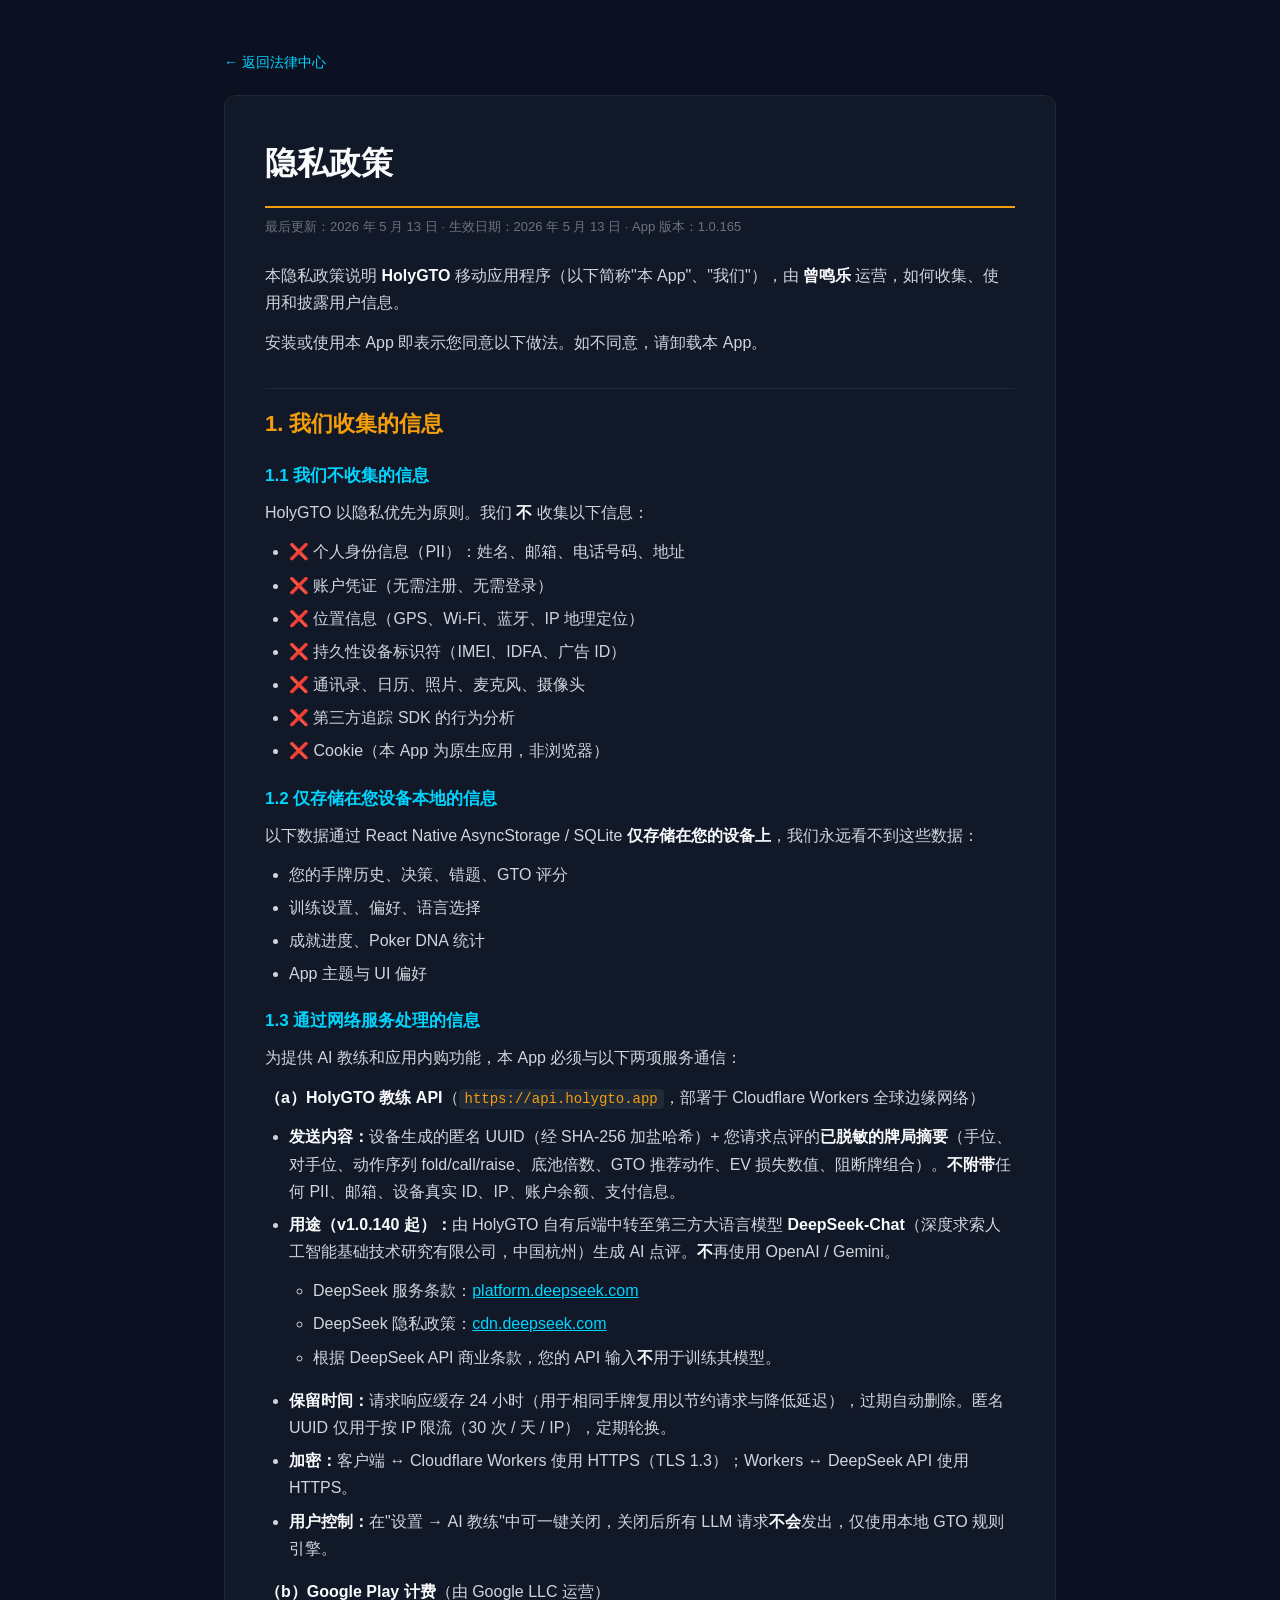
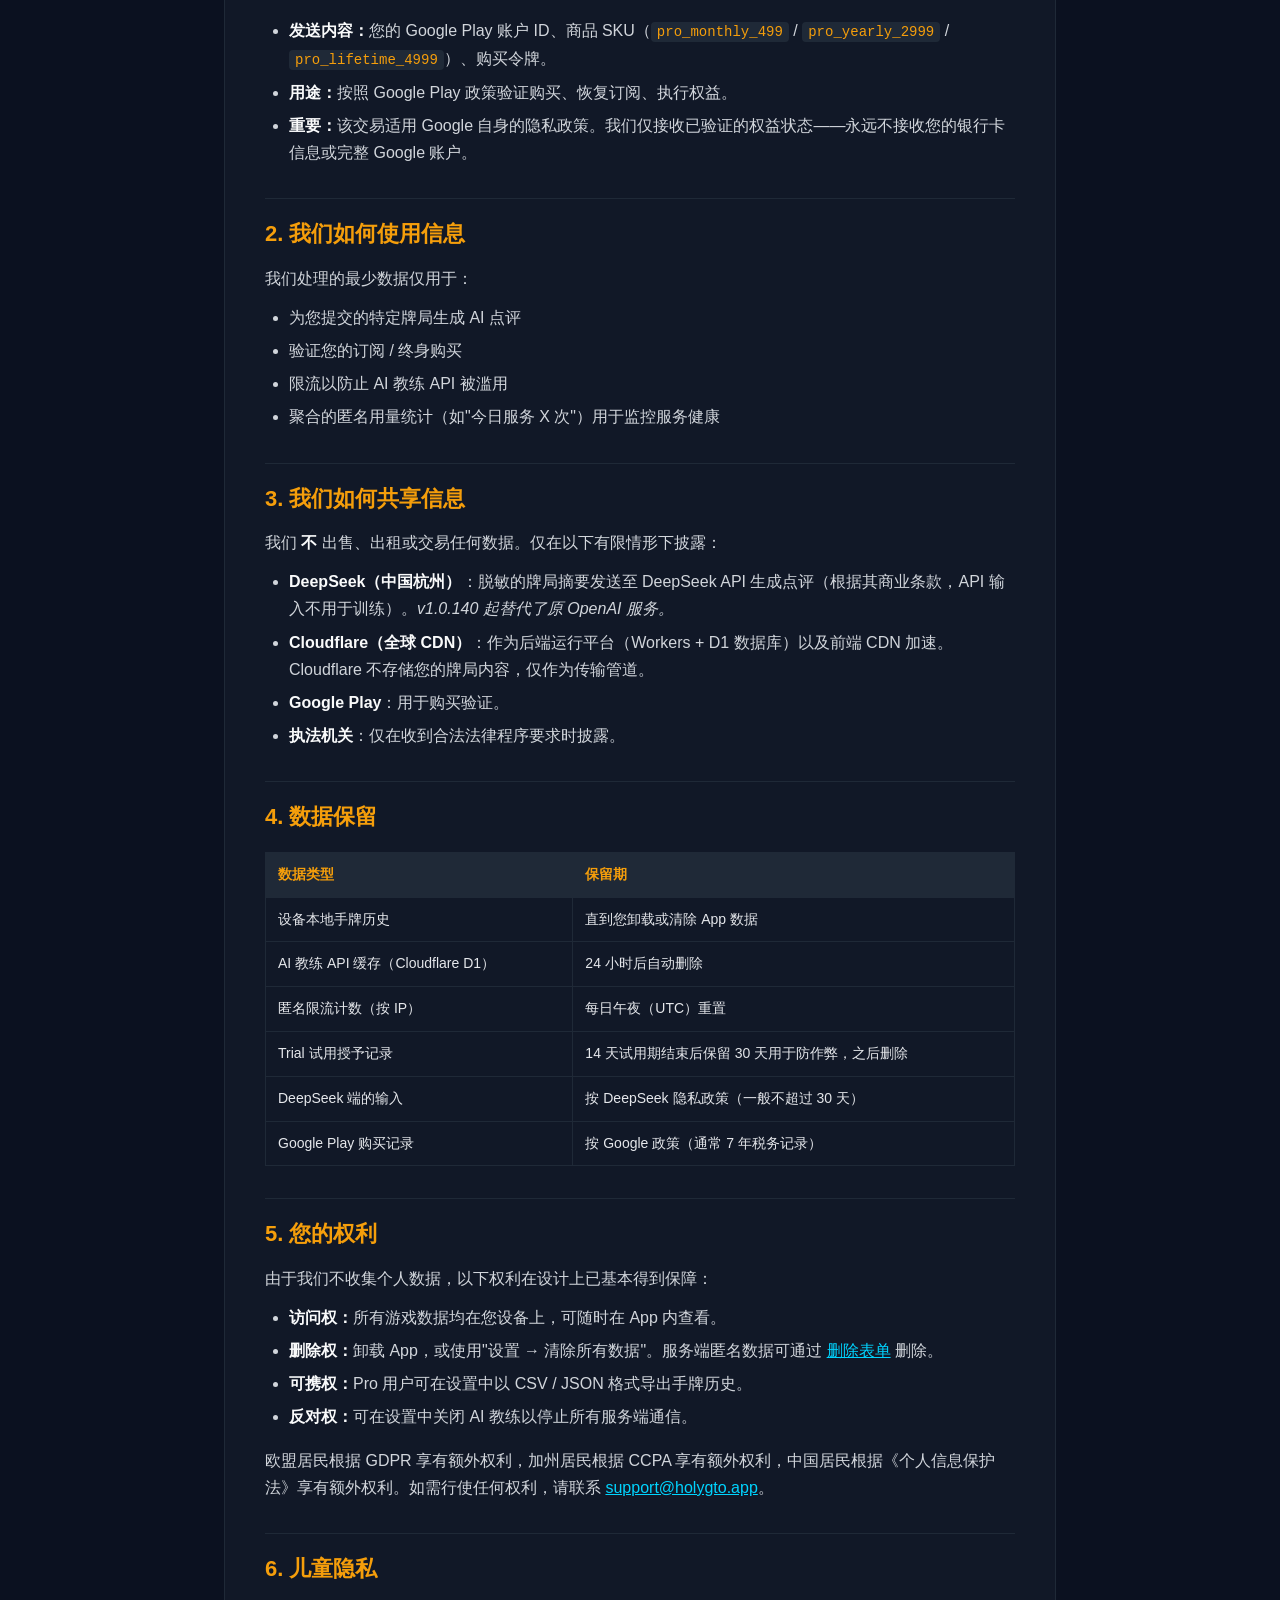
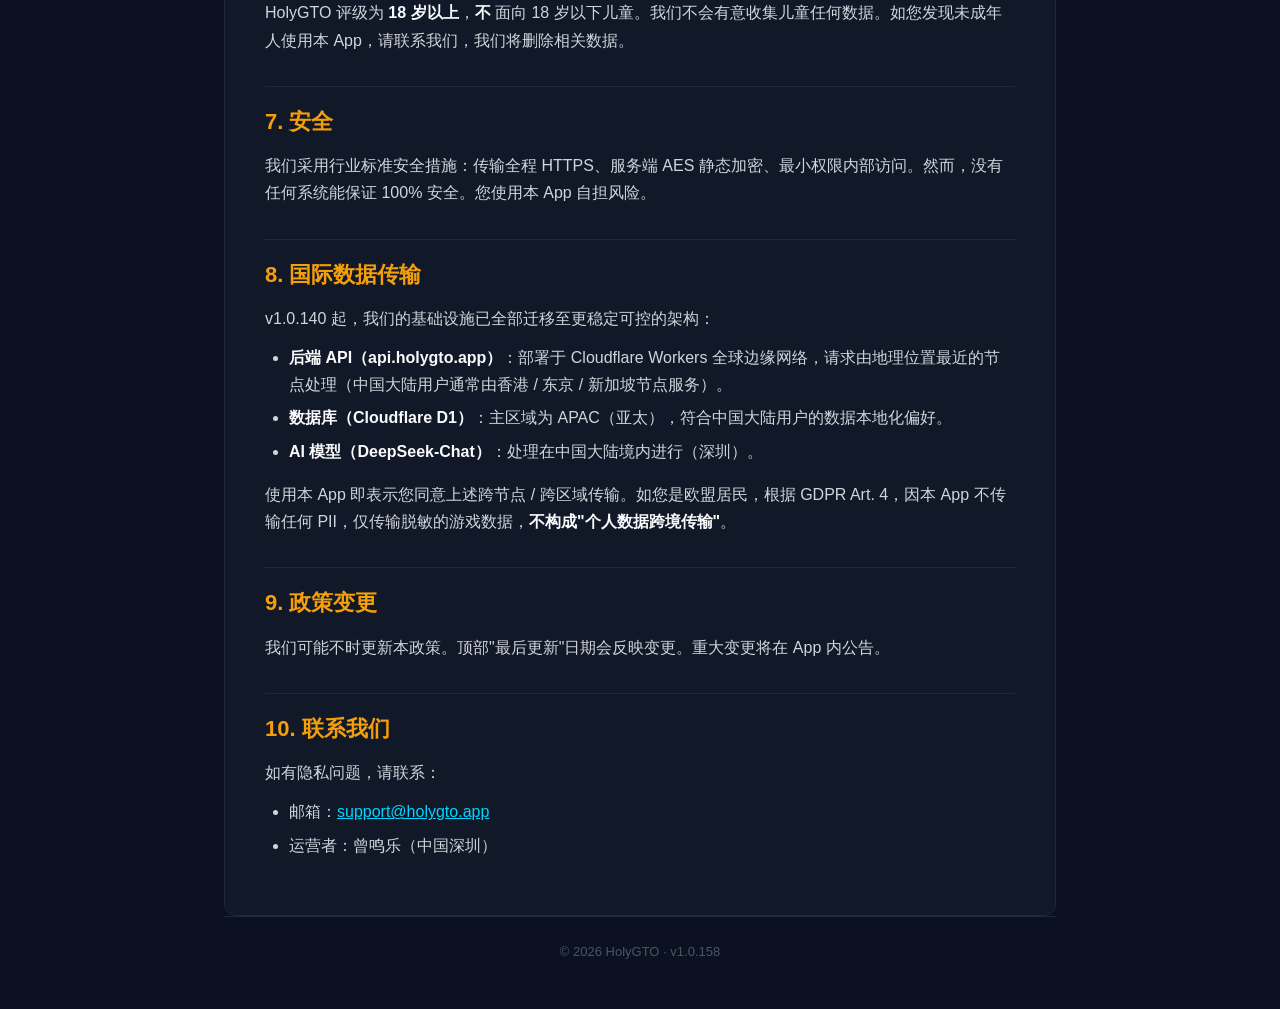
<file: zh/privacy.html>
<!DOCTYPE html>
<html lang="zh-CN">
<head>
  <meta charset="UTF-8">
  <meta name="viewport" content="width=device-width, initial-scale=1.0">
  <title>隐私政策 — HolyGTO</title>
  <link rel="stylesheet" href="../assets/style.css">
</head>
<body>
  <div class="container">
    <a href="../index.html" class="back">← 返回法律中心</a>
    <article class="article">
      <h1>隐私政策</h1>
      <p class="meta">最后更新：2026 年 5 月 13 日 · 生效日期：2026 年 5 月 13 日 · App 版本：1.0.165</p>

      <p>本隐私政策说明 <strong>HolyGTO</strong> 移动应用程序（以下简称"本 App"、"我们"），由 <strong>曾鸣乐</strong> 运营，如何收集、使用和披露用户信息。</p>
      <p>安装或使用本 App 即表示您同意以下做法。如不同意，请卸载本 App。</p>

      <h2>1. 我们收集的信息</h2>

      <h3>1.1 我们不收集的信息</h3>
      <p>HolyGTO 以隐私优先为原则。我们 <strong>不</strong> 收集以下信息：</p>
      <ul>
        <li>❌ 个人身份信息（PII）：姓名、邮箱、电话号码、地址</li>
        <li>❌ 账户凭证（无需注册、无需登录）</li>
        <li>❌ 位置信息（GPS、Wi-Fi、蓝牙、IP 地理定位）</li>
        <li>❌ 持久性设备标识符（IMEI、IDFA、广告 ID）</li>
        <li>❌ 通讯录、日历、照片、麦克风、摄像头</li>
        <li>❌ 第三方追踪 SDK 的行为分析</li>
        <li>❌ Cookie（本 App 为原生应用，非浏览器）</li>
      </ul>

      <h3>1.2 仅存储在您设备本地的信息</h3>
      <p>以下数据通过 React Native AsyncStorage / SQLite <strong>仅存储在您的设备上</strong>，我们永远看不到这些数据：</p>
      <ul>
        <li>您的手牌历史、决策、错题、GTO 评分</li>
        <li>训练设置、偏好、语言选择</li>
        <li>成就进度、Poker DNA 统计</li>
        <li>App 主题与 UI 偏好</li>
      </ul>

      <h3>1.3 通过网络服务处理的信息</h3>
      <p>为提供 AI 教练和应用内购功能，本 App 必须与以下两项服务通信：</p>

      <p><strong>（a）HolyGTO 教练 API</strong>（<code>https://api.holygto.app</code>，部署于 Cloudflare Workers 全球边缘网络）</p>
      <ul>
        <li><strong>发送内容：</strong>设备生成的匿名 UUID（经 SHA-256 加盐哈希）+ 您请求点评的<strong>已脱敏的牌局摘要</strong>（手位、对手位、动作序列 fold/call/raise、底池倍数、GTO 推荐动作、EV 损失数值、阻断牌组合）。<strong>不附带</strong>任何 PII、邮箱、设备真实 ID、IP、账户余额、支付信息。</li>
        <li><strong>用途（v1.0.140 起）：</strong>由 HolyGTO 自有后端中转至第三方大语言模型 <strong>DeepSeek-Chat</strong>（深度求索人工智能基础技术研究有限公司，中国杭州）生成 AI 点评。<strong>不</strong>再使用 OpenAI / Gemini。
          <ul>
            <li>DeepSeek 服务条款：<a href="https://platform.deepseek.com/downloads/DeepSeek+Terms+of+Use.html" target="_blank" rel="noopener">platform.deepseek.com</a></li>
            <li>DeepSeek 隐私政策：<a href="https://cdn.deepseek.com/policies/zh-CN/deepseek-privacy-policy.html" target="_blank" rel="noopener">cdn.deepseek.com</a></li>
            <li>根据 DeepSeek API 商业条款，您的 API 输入<strong>不</strong>用于训练其模型。</li>
          </ul>
        </li>
        <li><strong>保留时间：</strong>请求响应缓存 24 小时（用于相同手牌复用以节约请求与降低延迟），过期自动删除。匿名 UUID 仅用于按 IP 限流（30 次 / 天 / IP），定期轮换。</li>
        <li><strong>加密：</strong>客户端 ↔ Cloudflare Workers 使用 HTTPS（TLS 1.3）；Workers ↔ DeepSeek API 使用 HTTPS。</li>
        <li><strong>用户控制：</strong>在"设置 → AI 教练"中可一键关闭，关闭后所有 LLM 请求<strong>不会</strong>发出，仅使用本地 GTO 规则引擎。</li>
      </ul>

      <p><strong>（b）Google Play 计费</strong>（由 Google LLC 运营）</p>
      <ul>
        <li><strong>发送内容：</strong>您的 Google Play 账户 ID、商品 SKU（<code>pro_monthly_499</code> / <code>pro_yearly_2999</code> / <code>pro_lifetime_4999</code>）、购买令牌。</li>
        <li><strong>用途：</strong>按照 Google Play 政策验证购买、恢复订阅、执行权益。</li>
        <li><strong>重要：</strong>该交易适用 Google 自身的隐私政策。我们仅接收已验证的权益状态——永远不接收您的银行卡信息或完整 Google 账户。</li>
      </ul>

      <h2>2. 我们如何使用信息</h2>
      <p>我们处理的最少数据仅用于：</p>
      <ul>
        <li>为您提交的特定牌局生成 AI 点评</li>
        <li>验证您的订阅 / 终身购买</li>
        <li>限流以防止 AI 教练 API 被滥用</li>
        <li>聚合的匿名用量统计（如"今日服务 X 次"）用于监控服务健康</li>
      </ul>

      <h2>3. 我们如何共享信息</h2>
      <p>我们 <strong>不</strong> 出售、出租或交易任何数据。仅在以下有限情形下披露：</p>
      <ul>
        <li><strong>DeepSeek（中国杭州）</strong>：脱敏的牌局摘要发送至 DeepSeek API 生成点评（根据其商业条款，API 输入不用于训练）。<em>v1.0.140 起替代了原 OpenAI 服务。</em></li>
        <li><strong>Cloudflare（全球 CDN）</strong>：作为后端运行平台（Workers + D1 数据库）以及前端 CDN 加速。Cloudflare 不存储您的牌局内容，仅作为传输管道。</li>
        <li><strong>Google Play</strong>：用于购买验证。</li>
        <li><strong>执法机关</strong>：仅在收到合法法律程序要求时披露。</li>
      </ul>

      <h2>4. 数据保留</h2>
      <table>
        <tr><th>数据类型</th><th>保留期</th></tr>
        <tr><td>设备本地手牌历史</td><td>直到您卸载或清除 App 数据</td></tr>
        <tr><td>AI 教练 API 缓存（Cloudflare D1）</td><td>24 小时后自动删除</td></tr>
        <tr><td>匿名限流计数（按 IP）</td><td>每日午夜（UTC）重置</td></tr>
        <tr><td>Trial 试用授予记录</td><td>14 天试用期结束后保留 30 天用于防作弊，之后删除</td></tr>
        <tr><td>DeepSeek 端的输入</td><td>按 DeepSeek 隐私政策（一般不超过 30 天）</td></tr>
        <tr><td>Google Play 购买记录</td><td>按 Google 政策（通常 7 年税务记录）</td></tr>
      </table>

      <h2>5. 您的权利</h2>
      <p>由于我们不收集个人数据，以下权利在设计上已基本得到保障：</p>
      <ul>
        <li><strong>访问权：</strong>所有游戏数据均在您设备上，可随时在 App 内查看。</li>
        <li><strong>删除权：</strong>卸载 App，或使用"设置 → 清除所有数据"。服务端匿名数据可通过 <a href="delete-account.html">删除表单</a> 删除。</li>
        <li><strong>可携权：</strong>Pro 用户可在设置中以 CSV / JSON 格式导出手牌历史。</li>
        <li><strong>反对权：</strong>可在设置中关闭 AI 教练以停止所有服务端通信。</li>
      </ul>
      <p>欧盟居民根据 GDPR 享有额外权利，加州居民根据 CCPA 享有额外权利，中国居民根据《个人信息保护法》享有额外权利。如需行使任何权利，请联系 <a href="mailto:support@holygto.app">support@holygto.app</a>。</p>

      <h2>6. 儿童隐私</h2>
      <p>HolyGTO 评级为 <strong>18 岁以上</strong>，<strong>不</strong> 面向 18 岁以下儿童。我们不会有意收集儿童任何数据。如您发现未成年人使用本 App，请联系我们，我们将删除相关数据。</p>

      <h2>7. 安全</h2>
      <p>我们采用行业标准安全措施：传输全程 HTTPS、服务端 AES 静态加密、最小权限内部访问。然而，没有任何系统能保证 100% 安全。您使用本 App 自担风险。</p>

      <h2>8. 国际数据传输</h2>
      <p>v1.0.140 起，我们的基础设施已全部迁移至更稳定可控的架构：</p>
      <ul>
        <li><strong>后端 API（api.holygto.app）</strong>：部署于 Cloudflare Workers 全球边缘网络，请求由地理位置最近的节点处理（中国大陆用户通常由香港 / 东京 / 新加坡节点服务）。</li>
        <li><strong>数据库（Cloudflare D1）</strong>：主区域为 APAC（亚太），符合中国大陆用户的数据本地化偏好。</li>
        <li><strong>AI 模型（DeepSeek-Chat）</strong>：处理在中国大陆境内进行（深圳）。</li>
      </ul>
      <p>使用本 App 即表示您同意上述跨节点 / 跨区域传输。如您是欧盟居民，根据 GDPR Art. 4，因本 App 不传输任何 PII，仅传输脱敏的游戏数据，<strong>不构成"个人数据跨境传输"</strong>。</p>

      <h2>9. 政策变更</h2>
      <p>我们可能不时更新本政策。顶部"最后更新"日期会反映变更。重大变更将在 App 内公告。</p>

      <h2>10. 联系我们</h2>
      <p>如有隐私问题，请联系：</p>
      <ul>
        <li>邮箱：<a href="mailto:support@holygto.app">support@holygto.app</a></li>
        <li>运营者：曾鸣乐（中国深圳）</li>
      </ul>
    </article>
    <footer>
      <p>© 2026 HolyGTO · v1.0.158</p>
    </footer>
  </div>
</body>
</html>
</file>
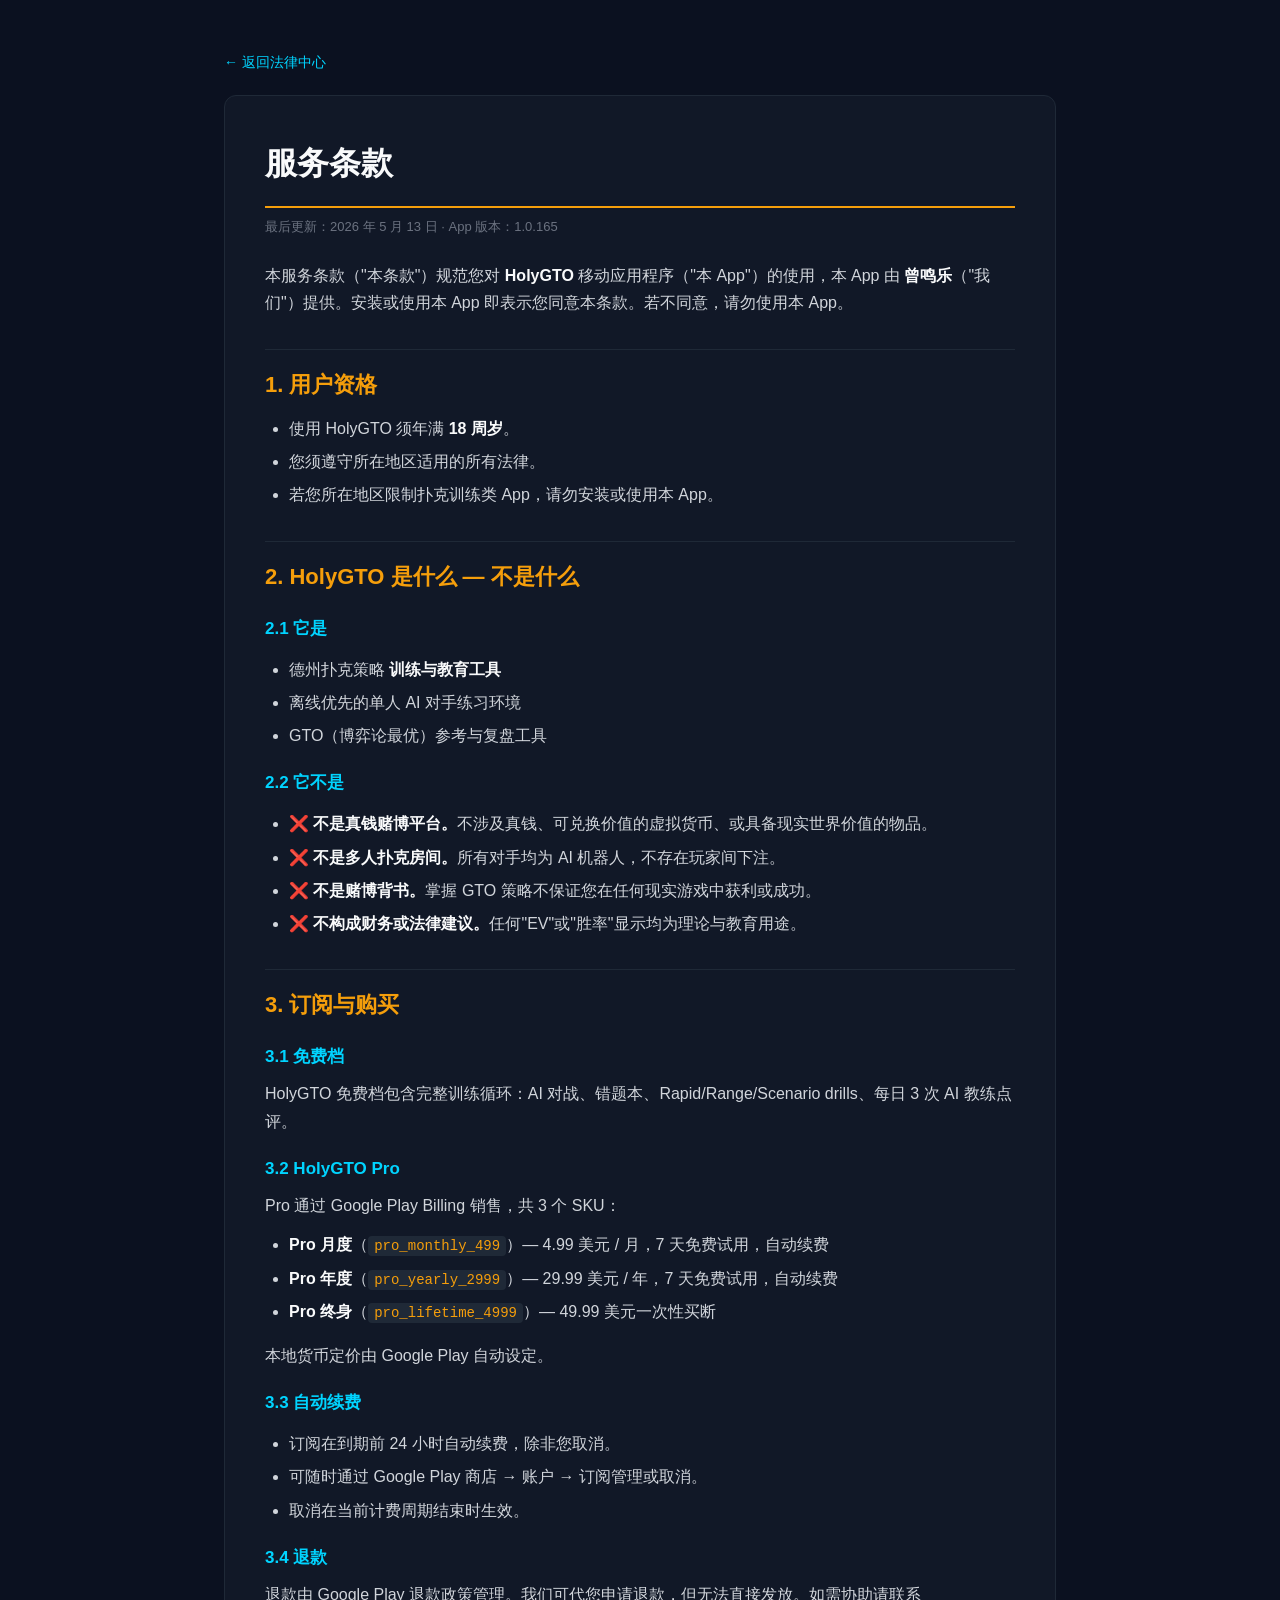
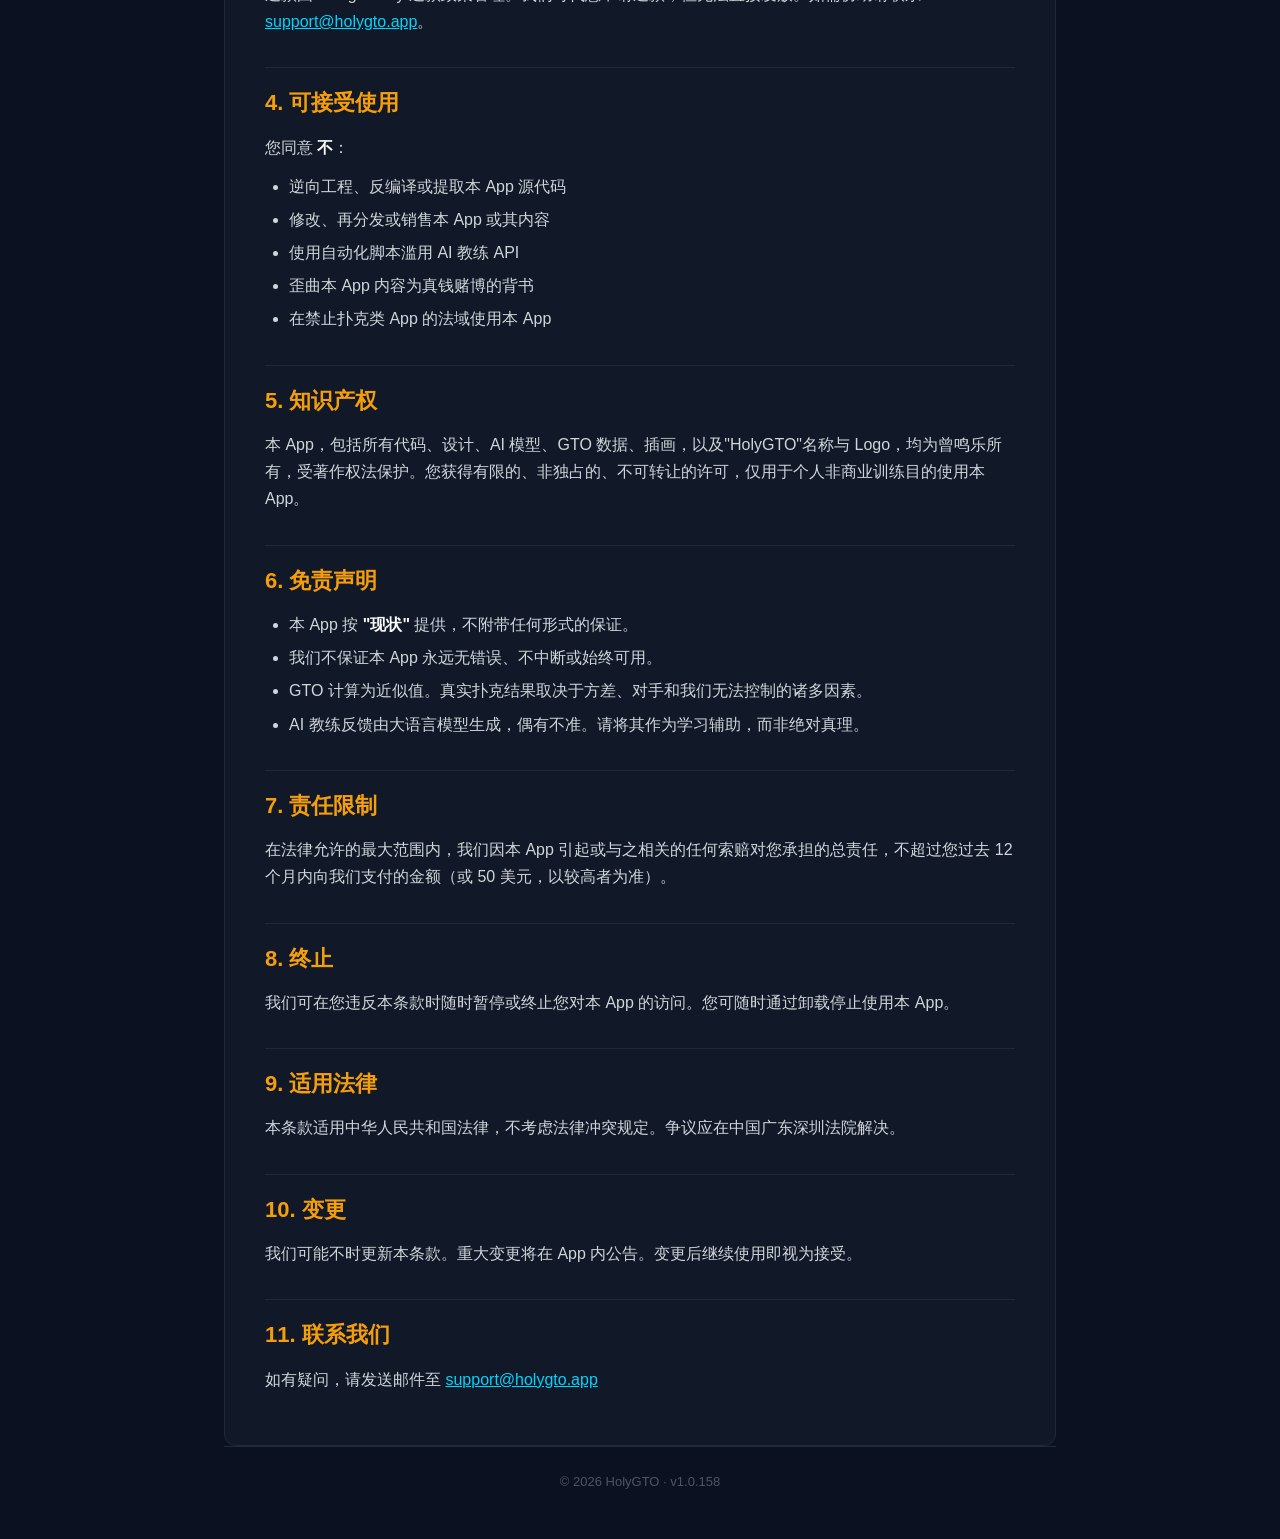
<file: zh/terms.html>
<!DOCTYPE html>
<html lang="zh-CN">
<head>
  <meta charset="UTF-8">
  <meta name="viewport" content="width=device-width, initial-scale=1.0">
  <title>服务条款 — HolyGTO</title>
  <link rel="stylesheet" href="../assets/style.css">
</head>
<body>
  <div class="container">
    <a href="../index.html" class="back">← 返回法律中心</a>
    <article class="article">
      <h1>服务条款</h1>
      <p class="meta">最后更新：2026 年 5 月 13 日 · App 版本：1.0.165</p>

      <p>本服务条款（"本条款"）规范您对 <strong>HolyGTO</strong> 移动应用程序（"本 App"）的使用，本 App 由 <strong>曾鸣乐</strong>（"我们"）提供。安装或使用本 App 即表示您同意本条款。若不同意，请勿使用本 App。</p>

      <h2>1. 用户资格</h2>
      <ul>
        <li>使用 HolyGTO 须年满 <strong>18 周岁</strong>。</li>
        <li>您须遵守所在地区适用的所有法律。</li>
        <li>若您所在地区限制扑克训练类 App，请勿安装或使用本 App。</li>
      </ul>

      <h2>2. HolyGTO 是什么 — 不是什么</h2>

      <h3>2.1 它是</h3>
      <ul>
        <li>德州扑克策略 <strong>训练与教育工具</strong></li>
        <li>离线优先的单人 AI 对手练习环境</li>
        <li>GTO（博弈论最优）参考与复盘工具</li>
      </ul>

      <h3>2.2 它不是</h3>
      <ul>
        <li>❌ <strong>不是真钱赌博平台。</strong>不涉及真钱、可兑换价值的虚拟货币、或具备现实世界价值的物品。</li>
        <li>❌ <strong>不是多人扑克房间。</strong>所有对手均为 AI 机器人，不存在玩家间下注。</li>
        <li>❌ <strong>不是赌博背书。</strong>掌握 GTO 策略不保证您在任何现实游戏中获利或成功。</li>
        <li>❌ <strong>不构成财务或法律建议。</strong>任何"EV"或"胜率"显示均为理论与教育用途。</li>
      </ul>

      <h2>3. 订阅与购买</h2>

      <h3>3.1 免费档</h3>
      <p>HolyGTO 免费档包含完整训练循环：AI 对战、错题本、Rapid/Range/Scenario drills、每日 3 次 AI 教练点评。</p>

      <h3>3.2 HolyGTO Pro</h3>
      <p>Pro 通过 Google Play Billing 销售，共 3 个 SKU：</p>
      <ul>
        <li><strong>Pro 月度</strong>（<code>pro_monthly_499</code>）— 4.99 美元 / 月，7 天免费试用，自动续费</li>
        <li><strong>Pro 年度</strong>（<code>pro_yearly_2999</code>）— 29.99 美元 / 年，7 天免费试用，自动续费</li>
        <li><strong>Pro 终身</strong>（<code>pro_lifetime_4999</code>）— 49.99 美元一次性买断</li>
      </ul>
      <p>本地货币定价由 Google Play 自动设定。</p>

      <h3>3.3 自动续费</h3>
      <ul>
        <li>订阅在到期前 24 小时自动续费，除非您取消。</li>
        <li>可随时通过 Google Play 商店 → 账户 → 订阅管理或取消。</li>
        <li>取消在当前计费周期结束时生效。</li>
      </ul>

      <h3>3.4 退款</h3>
      <p>退款由 Google Play 退款政策管理。我们可代您申请退款，但无法直接发放。如需协助请联系 <a href="mailto:support@holygto.app">support@holygto.app</a>。</p>

      <h2>4. 可接受使用</h2>
      <p>您同意 <strong>不</strong>：</p>
      <ul>
        <li>逆向工程、反编译或提取本 App 源代码</li>
        <li>修改、再分发或销售本 App 或其内容</li>
        <li>使用自动化脚本滥用 AI 教练 API</li>
        <li>歪曲本 App 内容为真钱赌博的背书</li>
        <li>在禁止扑克类 App 的法域使用本 App</li>
      </ul>

      <h2>5. 知识产权</h2>
      <p>本 App，包括所有代码、设计、AI 模型、GTO 数据、插画，以及"HolyGTO"名称与 Logo，均为曾鸣乐所有，受著作权法保护。您获得有限的、非独占的、不可转让的许可，仅用于个人非商业训练目的使用本 App。</p>

      <h2>6. 免责声明</h2>
      <ul>
        <li>本 App 按 <strong>"现状"</strong> 提供，不附带任何形式的保证。</li>
        <li>我们不保证本 App 永远无错误、不中断或始终可用。</li>
        <li>GTO 计算为近似值。真实扑克结果取决于方差、对手和我们无法控制的诸多因素。</li>
        <li>AI 教练反馈由大语言模型生成，偶有不准。请将其作为学习辅助，而非绝对真理。</li>
      </ul>

      <h2>7. 责任限制</h2>
      <p>在法律允许的最大范围内，我们因本 App 引起或与之相关的任何索赔对您承担的总责任，不超过您过去 12 个月内向我们支付的金额（或 50 美元，以较高者为准）。</p>

      <h2>8. 终止</h2>
      <p>我们可在您违反本条款时随时暂停或终止您对本 App 的访问。您可随时通过卸载停止使用本 App。</p>

      <h2>9. 适用法律</h2>
      <p>本条款适用中华人民共和国法律，不考虑法律冲突规定。争议应在中国广东深圳法院解决。</p>

      <h2>10. 变更</h2>
      <p>我们可能不时更新本条款。重大变更将在 App 内公告。变更后继续使用即视为接受。</p>

      <h2>11. 联系我们</h2>
      <p>如有疑问，请发送邮件至 <a href="mailto:support@holygto.app">support@holygto.app</a></p>
    </article>
    <footer>
      <p>© 2026 HolyGTO · v1.0.158</p>
    </footer>
  </div>
</body>
</html>
</file>
<file: assets/style.css>
/* HolyGTO Policy Site — v1.0.140 */
* { margin: 0; padding: 0; box-sizing: border-box; }

body {
  font-family: -apple-system, BlinkMacSystemFont, "Segoe UI", "PingFang SC", "Microsoft YaHei", Roboto, sans-serif;
  background: #0B1120;
  color: #E5E7EB;
  line-height: 1.7;
  min-height: 100vh;
}

.container {
  max-width: 880px;
  margin: 0 auto;
  padding: 48px 24px;
}

/* Header */
header {
  text-align: center;
  margin-bottom: 48px;
}
.logo {
  font-size: 36px;
  font-weight: 800;
  background: linear-gradient(135deg, #F59E0B 0%, #00D4FF 100%);
  -webkit-background-clip: text;
  background-clip: text;
  -webkit-text-fill-color: transparent;
  letter-spacing: 1px;
}
.tagline {
  margin-top: 8px;
  color: #9CA3AF;
  font-size: 14px;
  letter-spacing: 0.5px;
}

/* Intro */
.intro {
  text-align: center;
  margin-bottom: 40px;
}
.intro h1 {
  font-size: 28px;
  color: #F9FAFB;
  margin-bottom: 12px;
}
.intro p {
  color: #9CA3AF;
  font-size: 16px;
}

/* Cards */
.cards {
  display: grid;
  grid-template-columns: 1fr 1fr;
  gap: 20px;
  margin-bottom: 48px;
}
@media (max-width: 600px) {
  .cards { grid-template-columns: 1fr; }
}
.card {
  background: #111827;
  border: 1px solid #1F2937;
  border-radius: 12px;
  padding: 24px;
}
.card h2 {
  font-size: 20px;
  color: #F59E0B;
  margin-bottom: 16px;
}
.card ul {
  list-style: none;
}
.card li {
  margin: 12px 0;
}
.card a {
  color: #00D4FF;
  text-decoration: none;
  font-size: 16px;
  display: inline-block;
  padding: 8px 0;
  border-bottom: 1px solid transparent;
  transition: border-color 0.2s;
}
.card a:hover {
  border-bottom-color: #00D4FF;
}

/* Contact */
.contact {
  text-align: center;
  background: #111827;
  border-radius: 12px;
  padding: 24px;
  margin-bottom: 32px;
}
.contact h3 {
  color: #F59E0B;
  margin-bottom: 12px;
  font-size: 18px;
}
.contact a {
  color: #00D4FF;
  text-decoration: none;
}

/* Footer */
footer {
  text-align: center;
  color: #4B5563;
  font-size: 13px;
  padding-top: 24px;
  border-top: 1px solid #1F2937;
}

/* Article (for policy pages) */
.article {
  background: #111827;
  border: 1px solid #1F2937;
  border-radius: 12px;
  padding: 40px;
}
.article h1 {
  font-size: 32px;
  color: #F9FAFB;
  margin-bottom: 8px;
  border-bottom: 2px solid #F59E0B;
  padding-bottom: 16px;
}
.article .meta {
  color: #6B7280;
  font-size: 13px;
  margin-bottom: 24px;
}
.article h2 {
  color: #F59E0B;
  font-size: 22px;
  margin: 32px 0 12px;
  padding-top: 16px;
  border-top: 1px solid #1F2937;
}
.article h3 {
  color: #00D4FF;
  font-size: 17px;
  margin: 20px 0 8px;
}
.article p {
  color: #D1D5DB;
  margin-bottom: 12px;
}
.article ul, .article ol {
  margin: 12px 0 16px 24px;
  color: #D1D5DB;
}
.article li {
  margin: 6px 0;
}
.article strong {
  color: #F9FAFB;
}
.article a {
  color: #00D4FF;
  text-decoration: underline;
}
.article code {
  background: #1F2937;
  padding: 2px 6px;
  border-radius: 4px;
  font-size: 14px;
  color: #F59E0B;
}
.article table {
  width: 100%;
  border-collapse: collapse;
  margin: 16px 0;
}
.article th, .article td {
  padding: 10px 12px;
  border: 1px solid #1F2937;
  text-align: left;
  font-size: 14px;
}
.article th {
  background: #1F2937;
  color: #F59E0B;
}
.back {
  display: inline-block;
  margin-bottom: 20px;
  color: #00D4FF;
  text-decoration: none;
  font-size: 14px;
}
.back:hover { text-decoration: underline; }

/* Delete account form */
.delete-form {
  background: #1F2937;
  padding: 24px;
  border-radius: 8px;
  margin: 20px 0;
}
.delete-form .btn {
  display: inline-block;
  background: linear-gradient(135deg, #DC2626 0%, #991B1B 100%);
  color: #FFFFFF;
  padding: 12px 24px;
  border-radius: 8px;
  text-decoration: none;
  font-weight: 600;
  margin-top: 12px;
}
.delete-form .btn:hover { opacity: 0.9; }
</file>
